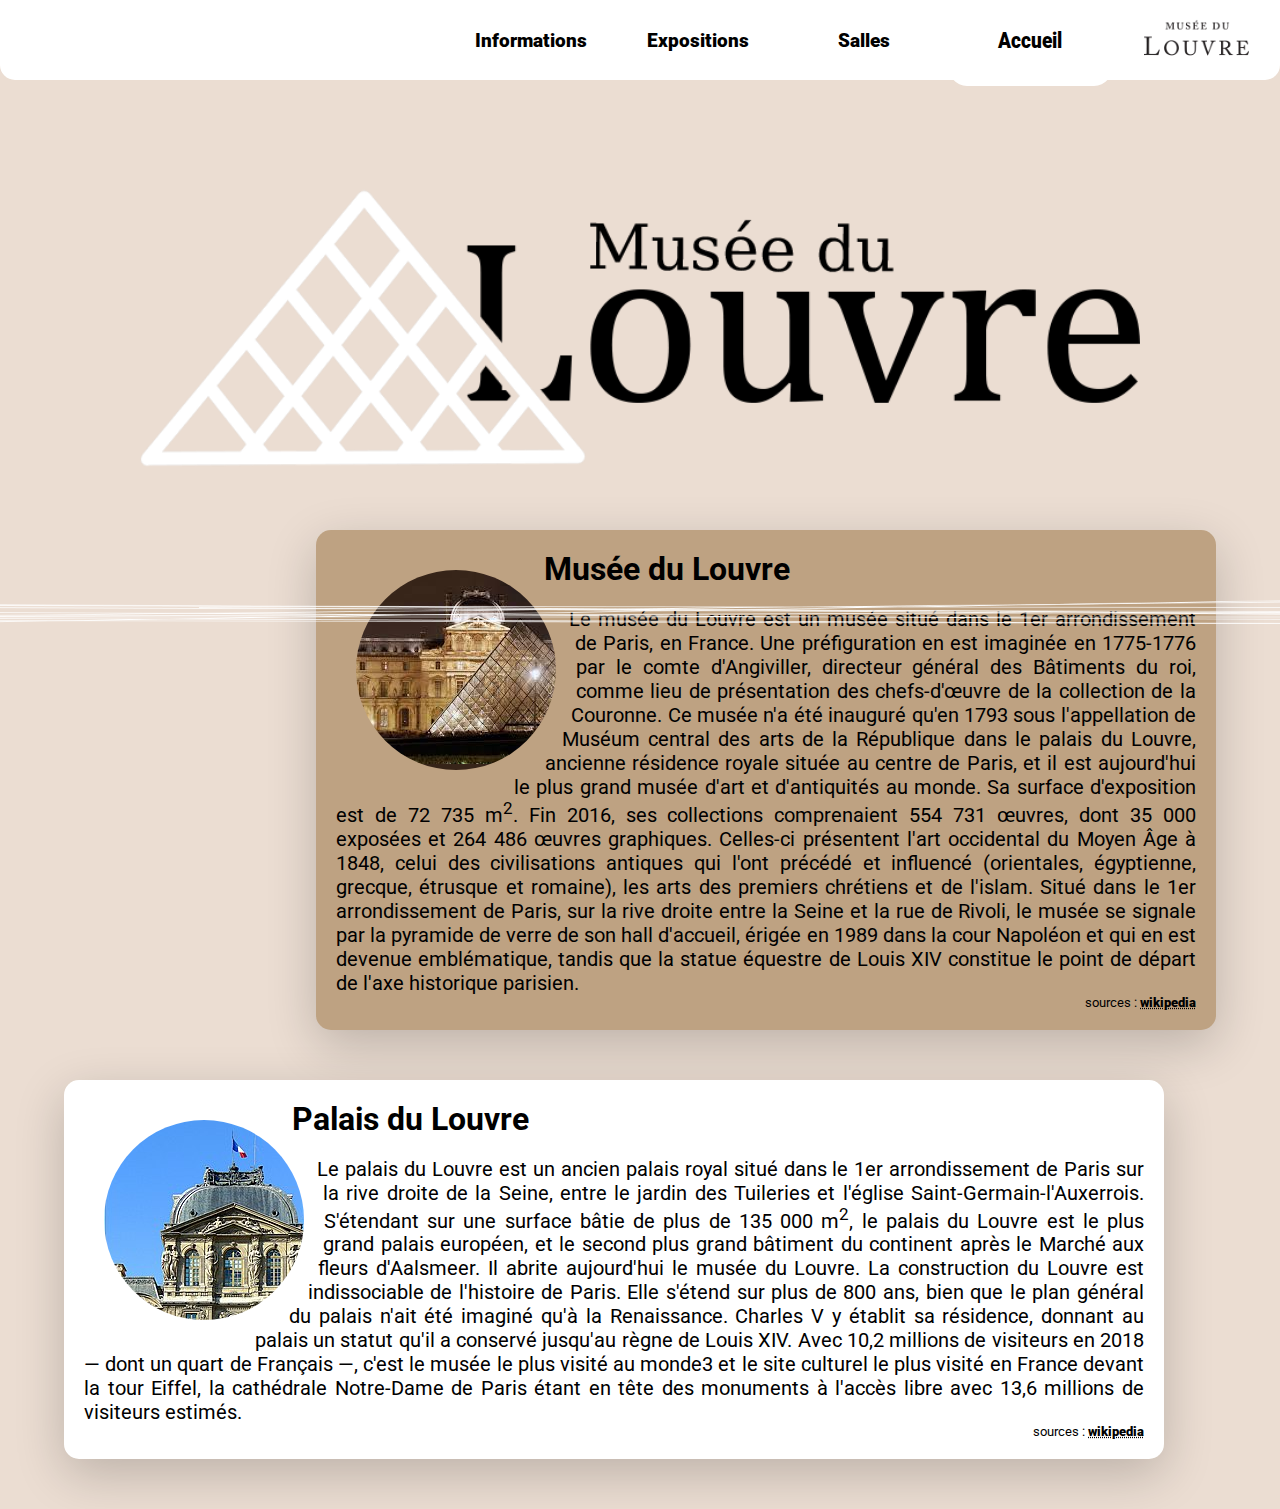
<file: index.html>
<!doctype html>
<html lang="fr">
<head>
	<meta charset="utf-8">
	<title>Le Louvre - Accueil</title>
	<link rel="preconnect" href="https://fonts.gstatic.com">
	<!-- importation de la police google -->
	<link href="https://fonts.googleapis.com/css2?family=Newsreader&display=swap" rel="stylesheet">
	<link href="https://fonts.googleapis.com/css2?family=Benne&display=swap" rel="stylesheet">
	<link href="https://fonts.googleapis.com/css2?family=Roboto:wght@300&display=swap" rel="stylesheet">
	<link rel="icon" type="image/png" href="images/icone.png"/>
	<link rel="stylesheet" href="style.css" media="screen">
</head>
<body>
	<!-- création du menu en haut de page -->
	<div id="menu" >
		<a href="https://www.louvre.fr/" class="titremenu" id="logo" target="_blank"> <img src="images/logolouvre.png" alt="logo Louvre" height="70px"> </a>
		<a href="index.html" class="titremenu" id="accueil" >
			<div>
				Accueil
			</div>
		</a>
		<a href="salles.html" class="titremenu" id="salle" >
			<div>
				<p>Salles</p>
			</div>
		</a>
		<a href="expo.html" class="titremenu" id="expo" >
			<div>
				<p>Expositions</p>
			</div>
		</a>
		<a href="info.html" class="titremenu" id="info" >
			<div>
				<p>Informations</p>
			</div>
		</a>
	</div>

	<!-------------------------------------------------------------------------->

	<!-- image d'acceuil du site -->
	<div>
		<img id="pyramide" src="images/pyramide.png" alt="image pyramide" >
	</div>
	<!-- séparation entre l'image d'acceuil et le reste de la page -->
	<img id= "séparation" src="images/séparation.png" alt="image séparation">
	




	<!-- création du premier rectangle de texte -->
	<div id="main" >
		<div class="right" >
			<div id="brun" class="brun" >
				<div class="image" id="image1" > <div><p class="titreimage" >Pyramide du Louvre</p></div> </div>
				<h1>Musée du Louvre </h1>
				<br>
				<p>
					Le musée du Louvre est un musée situé dans le 1er arrondissement de Paris, en France.
					Une préfiguration en est imaginée en 1775-1776 par le comte d'Angiviller, directeur général des Bâtiments du roi, comme lieu de présentation des chefs-d'œuvre de la collection de la Couronne. Ce musée n'a été inauguré qu'en 1793 sous l'appellation de Muséum central des arts de la République dans le palais du Louvre, ancienne résidence royale située au centre de Paris, et il est aujourd'hui le plus grand musée d'art et d'antiquités au monde. Sa surface d'exposition est de 72 735 m<sup>2</sup>.
					Fin 2016, ses collections comprenaient 554 731 œuvres, dont 35 000 exposées et 264 486 œuvres graphiques. Celles-ci présentent l'art occidental du Moyen Âge à 1848, celui des civilisations antiques qui l'ont précédé et influencé (orientales, égyptienne, grecque, étrusque et romaine), les arts des premiers chrétiens et de l'islam.
					Situé dans le 1er arrondissement de Paris, sur la rive droite entre la Seine et la rue de Rivoli, le musée se signale par la pyramide de verre de son hall d'accueil, érigée en 1989 dans la cour Napoléon et qui en est devenue emblématique, tandis que la statue équestre de Louis XIV constitue le point de départ de l'axe historique parisien.
				</p>
				<p class="sources" > sources : <a class="sources" href="https://fr.wikipedia.org/wiki/Mus%C3%A9e_du_Louvre" target="_blank"> <abbr title="clique pour y accéder"> wikipedia </abbr></a></p>
			</div>
		</div>
		<div>
			<div id="blanc" class="blanc" >
				<div class="image" id="image2" > <div><p class="titreimage" >Palais du Louvre</p> </div></div>
				<h1>Palais du Louvre </h1> 
				<br>
				<p>
					Le palais du Louvre est un ancien palais royal situé dans le 1er arrondissement de Paris sur la rive droite de la Seine, entre le jardin des Tuileries et l'église Saint-Germain-l'Auxerrois. S'étendant sur une surface bâtie de plus de 135 000 m<sup>2</sup>, le palais du Louvre est le plus grand palais européen, et le second plus grand bâtiment du continent après le Marché aux fleurs d'Aalsmeer. Il abrite aujourd'hui le musée du Louvre.
					La construction du Louvre est indissociable de l'histoire de Paris. Elle s'étend sur plus de 800 ans, bien que le plan général du palais n'ait été imaginé qu'à la Renaissance. Charles V y établit sa résidence, donnant au palais un statut qu'il a conservé jusqu'au règne de Louis XIV.
					Avec 10,2 millions de visiteurs en 2018 — dont un quart de Français —, c'est le musée le plus visité au monde3 et le site culturel le plus visité en France devant la tour Eiffel, la cathédrale Notre-Dame de Paris étant en tête des monuments à l'accès libre avec 13,6 millions de visiteurs estimés.
				</p>
				<p class="sources" > sources : <a class="sources" href="https://fr.wikipedia.org/wiki/Palais_du_Louvre" target="_blank"> <abbr title="clique pour y accéder"> wikipedia </abbr></a></p>
			</div>
		</div>
	</div>
<br>
<br>
	<script src="index.js" ></script>
</body>
</html>
</file>
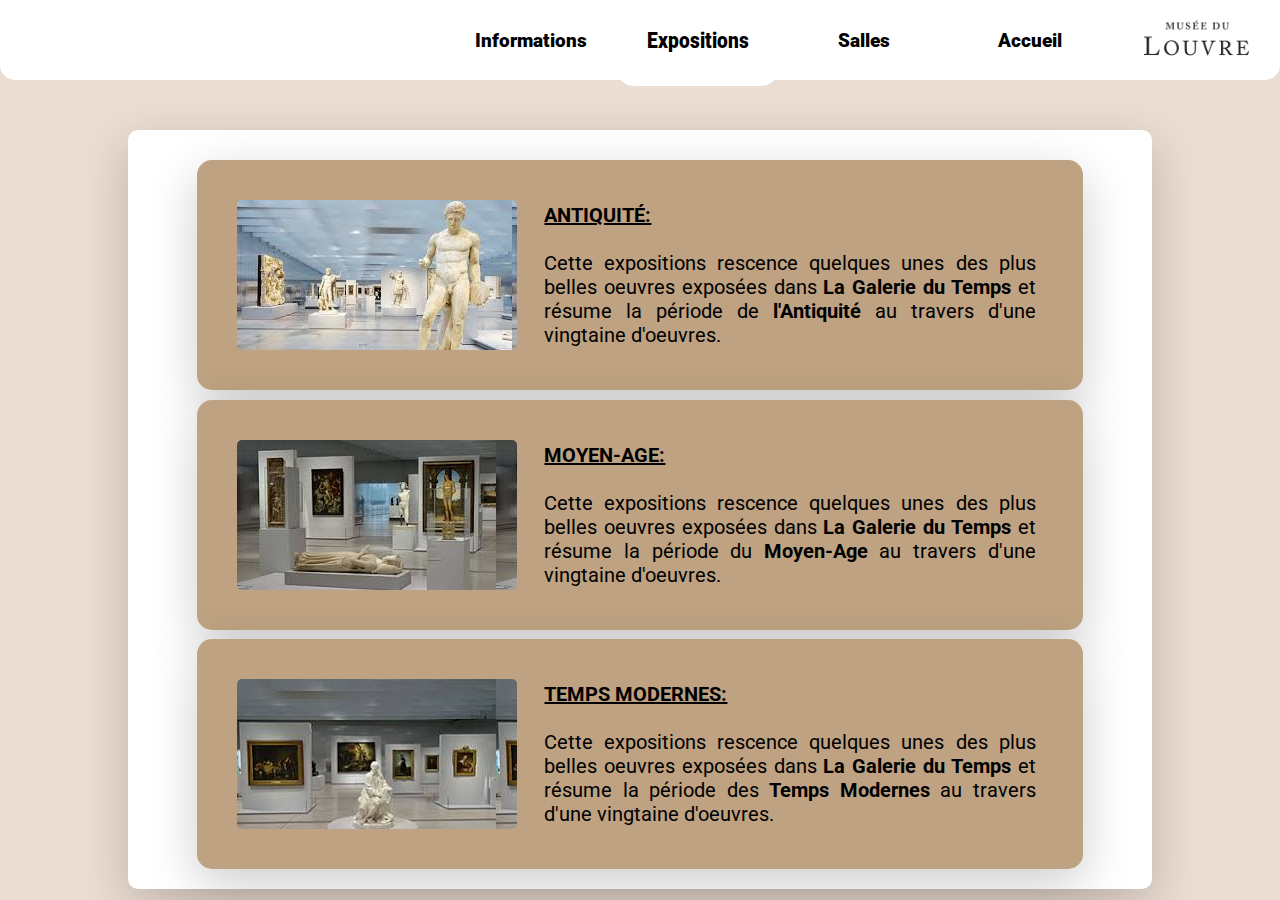
<file: expo.html>
<html lang="fr">
<head>
    <meta charset="UTF-8">
    <link rel="icon" type="image/png" href="images/icone.png"/>
    <link href="https://fonts.googleapis.com/css2?family=Roboto:wght@300&display=swap" rel="stylesheet">
    <link rel="stylesheet" href="expo.css" media="screen">
    <title>Le Louvre - Expositions </title>
</head>
<body>
    <div id="menu" >
		<a href="https://www.louvre.fr/" class="titremenu" id="logo" target="_blank"> <img src="images/logolouvre.png" alt="logo Louvre" height="70px"> </a>
		<a href="index.html" class="titremenu" id="accueil" >
			<div>
				Accueil
			</div>
		</a>
		<a href="salles.html" class="titremenu" id="salle" >
			<div>
				<p>Salles</p>
			</div>
		</a>
		<a href="expo.html" class="titremenu" id="expo" >
			<div>
				<p>Expositions</p>
			</div>
		</a>
		<a href="info.html" class="titremenu" id="info" >
			<div>
				<p>Informations</p>
			</div>
		</a>
	</div>                
    <div id="main" >
        <div class="expos" >
            <a href="expo2.html">
                <div class="image" id="image1" > <div><p class="titreimage" >Galerie du Temps</p> </div></div>
            </a>
            <div class="texteexpo" >
                <p class="infoexpo" >
                    <b class="t1" >Antiquité:</b> <br>
                    <br>
                    Cette expositions rescence quelques unes des plus belles oeuvres exposées dans <b>La Galerie du Temps</b> et résume la période de <b>l'Antiquité</b> au travers d'une vingtaine d'oeuvres.
                </p>
            </div>
        </div>
    
        <div class="expos" >
            <a href="expo3.html">
                <div class="image" id="image2" > <div><p class="titreimage" >Galerie du Temps</p> </div></div>
            </a>
            <div class="texteexpo">
                <p class="infoexpo">
                    <b class="t1" >Moyen-Age:</b> <br>
                    <br>
                    Cette expositions rescence quelques unes des plus belles oeuvres exposées dans <b>La Galerie du Temps</b> et résume la période du <b>Moyen-Age</b> au travers d'une vingtaine d'oeuvres.
                </p>
            </div>
        </div>

        <div class="expos" >
            <a href="expo1.html">
                <div class="image" id="image3" > <div><p class="titreimage" >Galerie du Temps</p> </div></div>
            </a>
            <div class="texteexpo">
                <p class="infoexpo">
                    <b class="t1" >Temps Modernes:</b> <br>
                    <br>
                    Cette expositions rescence quelques unes des plus belles oeuvres exposées dans <b>La Galerie du Temps</b> et résume la période des <b>Temps Modernes</b> au travers d'une vingtaine d'oeuvres.
                </p>
            </div>
        </div>
    </div>




</body>
</html>
</file>
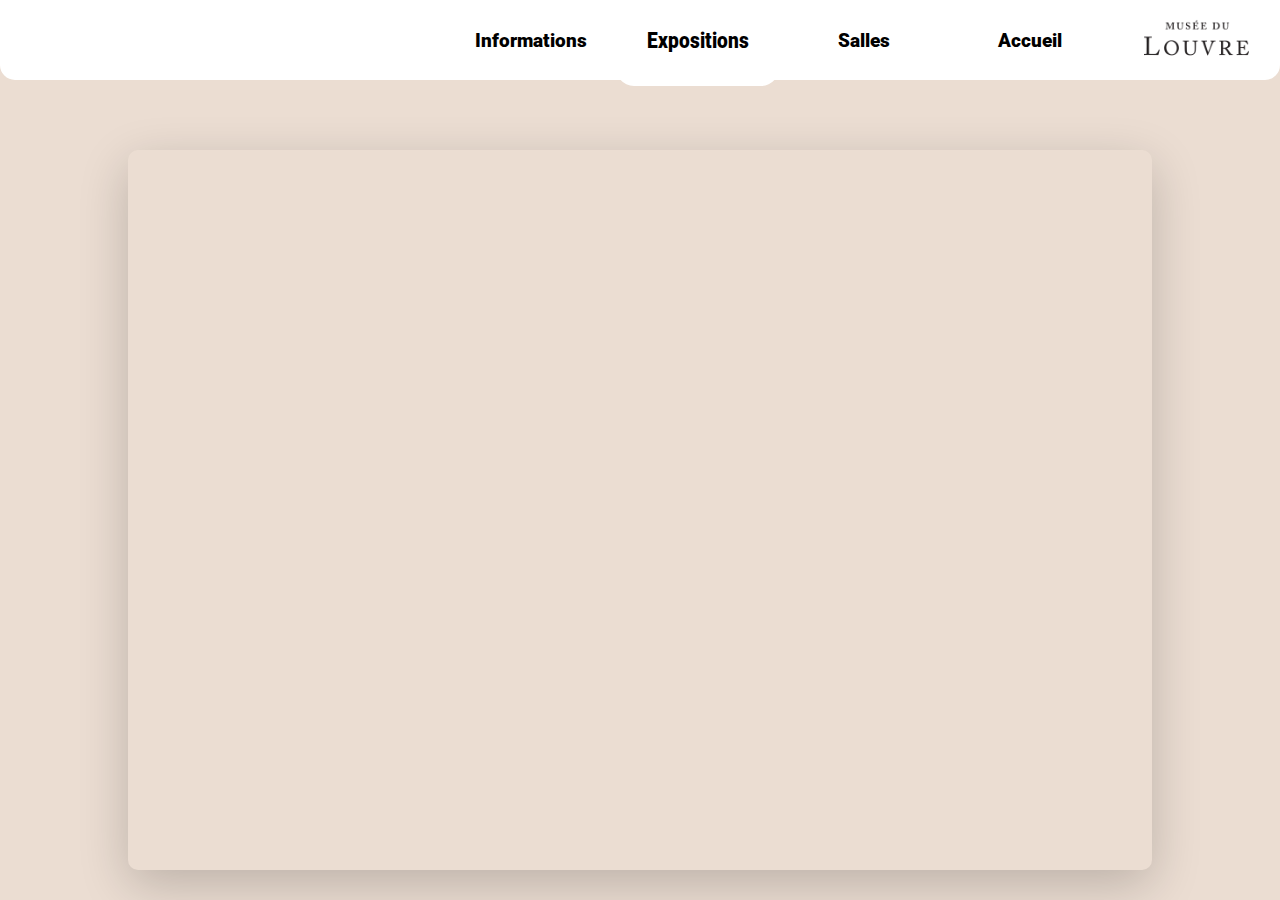
<file: expo1.html>
<html lang="fr">
<head>
    <meta charset="UTF-8">
    <link rel="icon" type="image/png" href="images/icone.png"/>
    <link href="https://fonts.googleapis.com/css2?family=Roboto:wght@300&display=swap" rel="stylesheet">
    <link rel="stylesheet" href="expo1.css" media="screen">
    <title>Le Louvre - Expositions </title>
</head>
<body>
    <div id="menu" >
		<a href="https://www.louvre.fr/" class="titremenu" id="logo" target="_blank"> <img src="images/logolouvre.png" alt="logo Louvre" height="70px"> </a>
		<a href="index.html" class="titremenu" id="accueil" >
			<div>
				Accueil
			</div>
		</a>
		<a href="salles.html" class="titremenu" id="salle" >
			<div>
				<p>Salles</p>
			</div>
		</a>
		<a href="expo.html" class="titremenu" id="expo" >
			<div>
				<p>Expositions</p>
			</div>
		</a>
		<a href="info.html" class="titremenu" id="info" >
			<div>
				<p>Informations</p>
			</div>
		</a>
	</div>

    <div id="main" >
        <iframe id="timeline" src='https://cdn.knightlab.com/libs/timeline3/latest/embed/index.html?source=1N0CYqGhK0ZwqOVyQReJhy-P1cA2aSA4OM2Sdg2e1ZPg&font=Default&lang=fr&initial_zoom=2' width='100%' height="100%" webkitallowfullscreen mozallowfullscreen allowfullscreen frameborder='0'></iframe>
    </div>                    

</body>
</html>
</file>
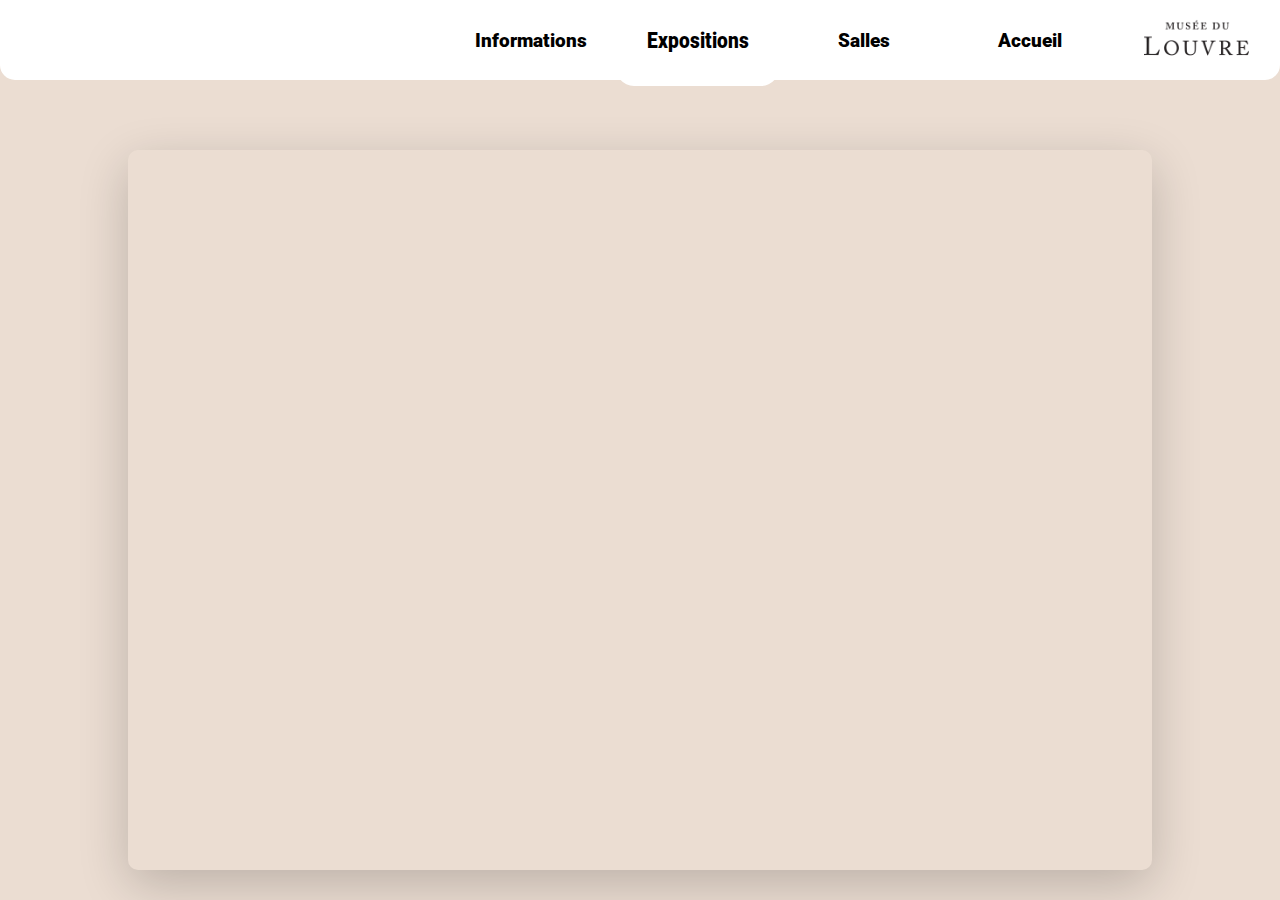
<file: expo2.html>
<html lang="fr">
<head>
    <meta charset="UTF-8">
    <link rel="icon" type="image/png" href="images/icone.png"/>
    <link href="https://fonts.googleapis.com/css2?family=Roboto:wght@300&display=swap" rel="stylesheet">
    <link rel="stylesheet" href="expo1.css" media="screen">
    <title>Le Louvre - Expositions </title>
</head>
<body>
    <div id="menu" >
		<a href="https://www.louvre.fr/" class="titremenu" id="logo" target="_blank"> <img src="images/logolouvre.png" alt="logo Louvre" height="70px"> </a>
		<a href="index.html" class="titremenu" id="accueil" >
			<div>
				Accueil
			</div>
		</a>
		<a href="salles.html" class="titremenu" id="salle" >
			<div>
				<p>Salles</p>
			</div>
		</a>
		<a href="expo.html" class="titremenu" id="expo" >
			<div>
				<p>Expositions</p>
			</div>
		</a>
		<a href="info.html" class="titremenu" id="info" >
			<div>
				<p>Informations</p>
			</div>
		</a>
	</div>

    <div id="main" >
        <iframe id="timeline" src='https://cdn.knightlab.com/libs/timeline3/latest/embed/index.html?source=1EiTwRnx6HZhb-PbE0H3iit83HHeVpN-vdh12JLbp5d0&font=Default&lang=fr&initial_zoom=2' width='100%' height='100%' webkitallowfullscreen mozallowfullscreen allowfullscreen frameborder='0'></iframe>
    </div>                    


</body>
</html>
</file>
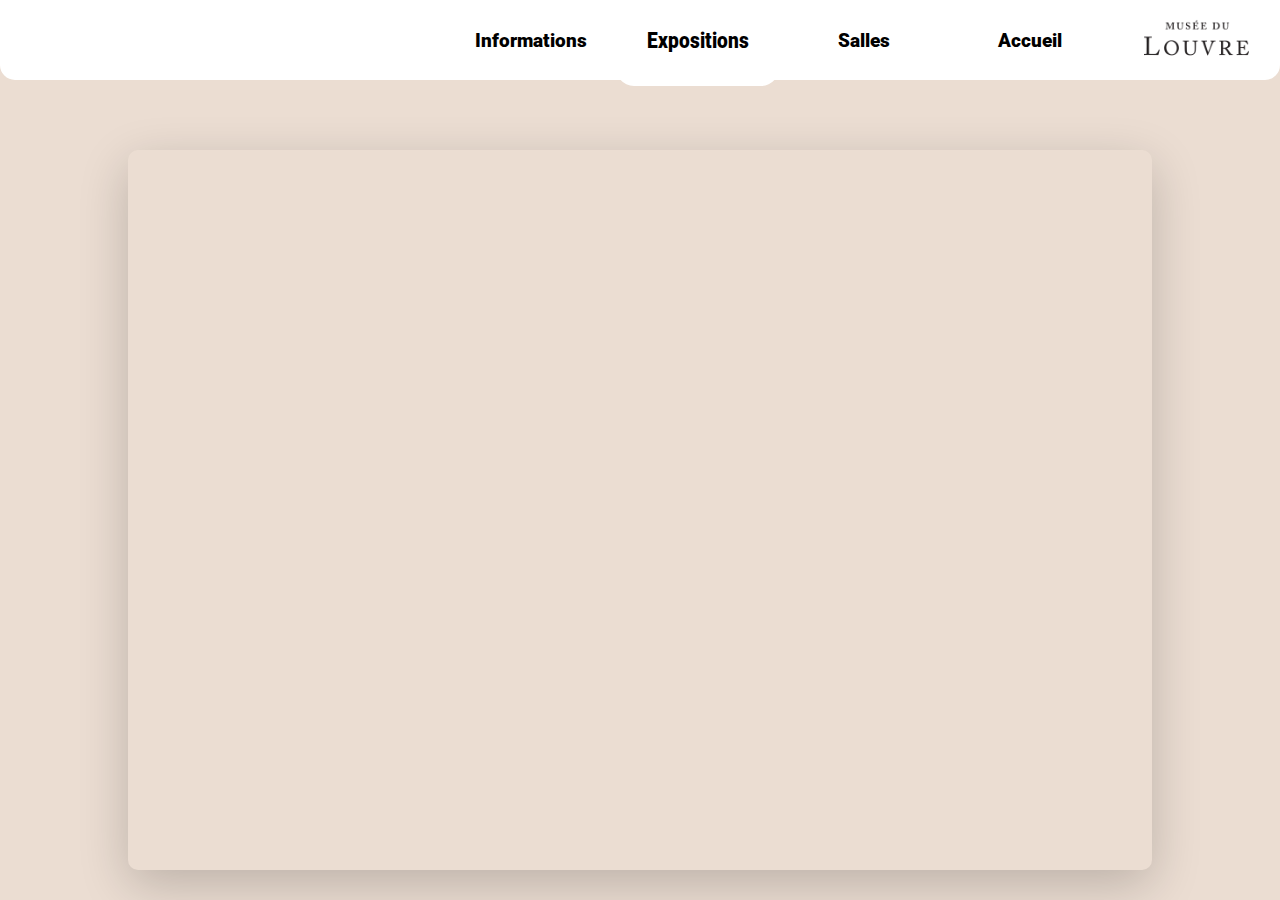
<file: expo3.html>
<html lang="fr">
<head>
    <meta charset="UTF-8">
    <link rel="icon" type="image/png" href="images/icone.png"/>
    <link href="https://fonts.googleapis.com/css2?family=Roboto:wght@300&display=swap" rel="stylesheet">
    <link rel="stylesheet" href="expo1.css" media="screen">
    <title>Le Louvre - Expositions </title>
</head>
<body>
    <div id="menu" >
		<a href="https://www.louvre.fr/" class="titremenu" id="logo" target="_blank"> <img src="images/logolouvre.png" alt="logo Louvre" height="70px"> </a>
		<a href="index.html" class="titremenu" id="accueil" >
			<div>
				Accueil
			</div>
		</a>
		<a href="salles.html" class="titremenu" id="salle" >
			<div>
				<p>Salles</p>
			</div>
		</a>
		<a href="expo.html" class="titremenu" id="expo" >
			<div>
				<p>Expositions</p>
			</div>
		</a>
		<a href="info.html" class="titremenu" id="info" >
			<div>
				<p>Informations</p>
			</div>
		</a>
	</div>

    <div id="main" >
        <iframe id="timeline" src='https://cdn.knightlab.com/libs/timeline3/latest/embed/index.html?source=1xVcQq174RfPJFhDoG9Q-xNdH_G4XanRKovVZL895R_E&font=Default&lang=en&initial_zoom=2' width='100%' height='100%' webkitallowfullscreen mozallowfullscreen allowfullscreen frameborder='0'></iframe>
    </div>                    


</body>
</html>
</file>
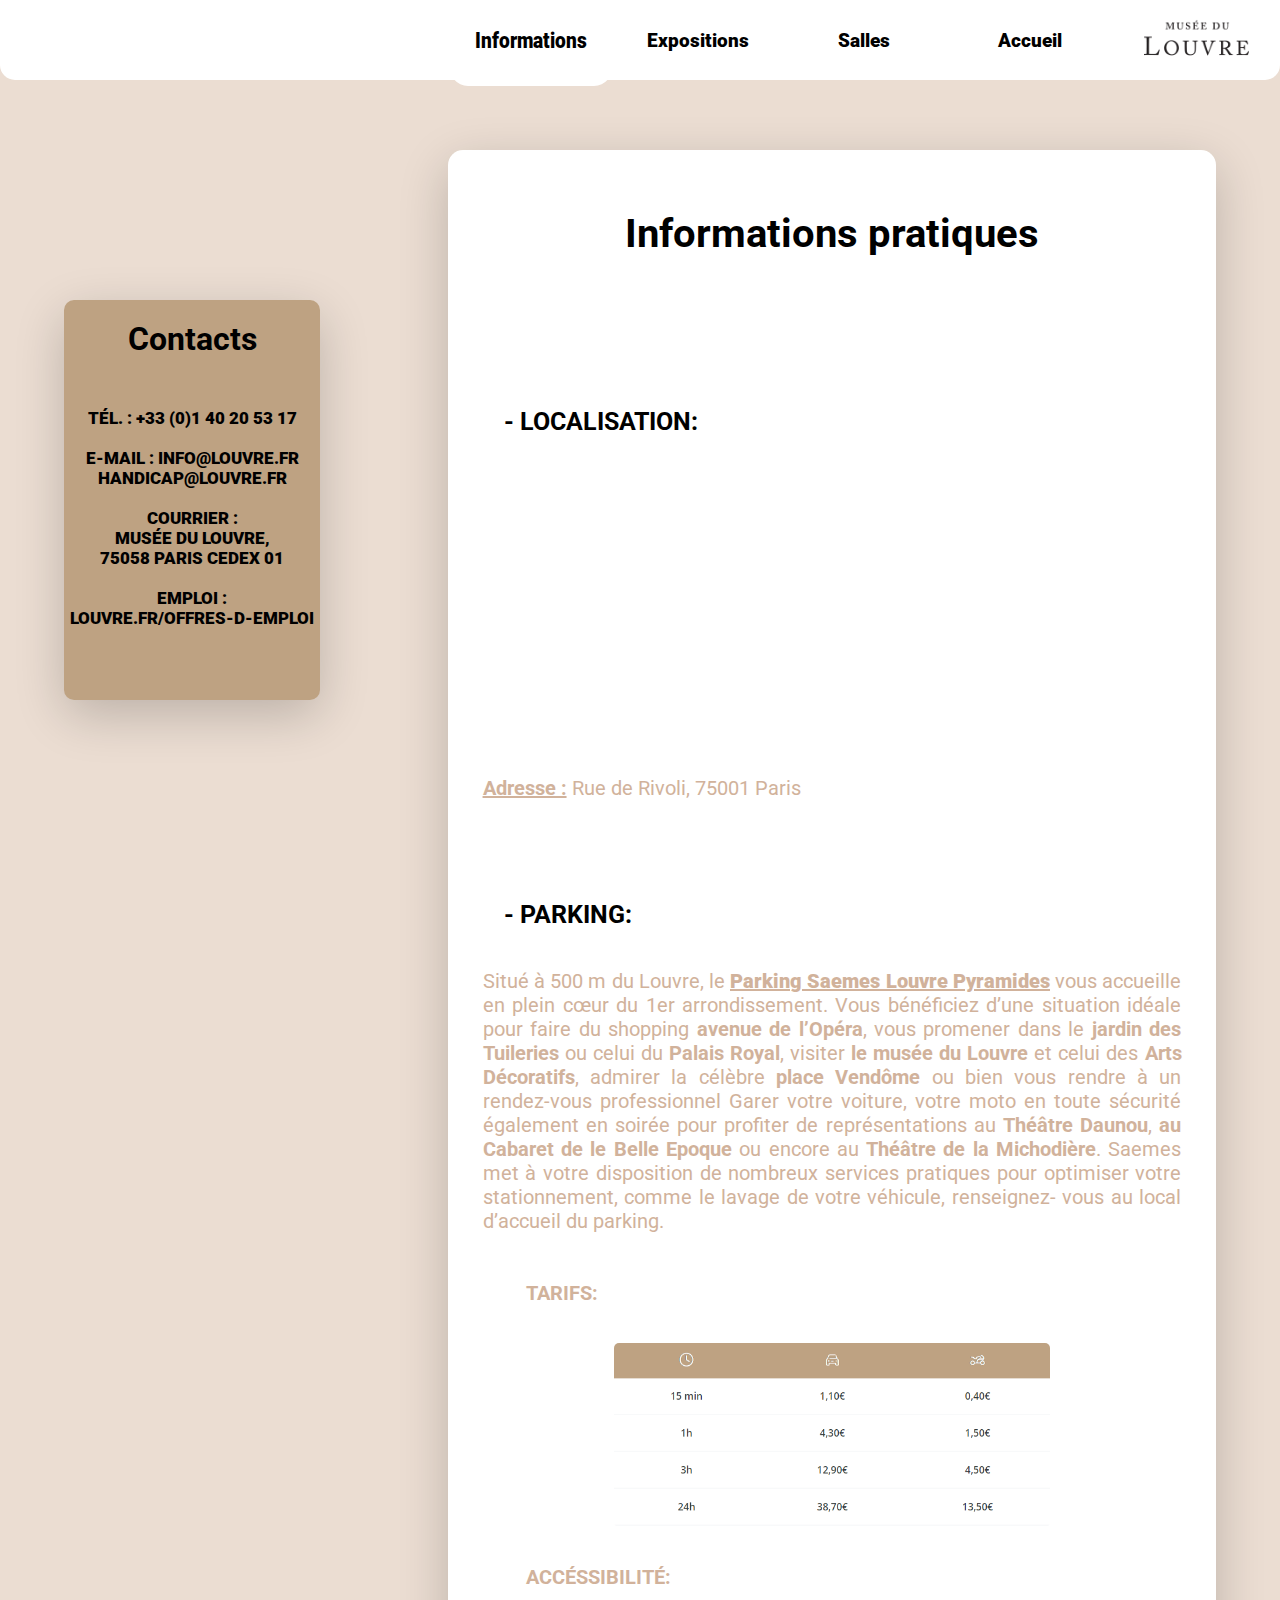
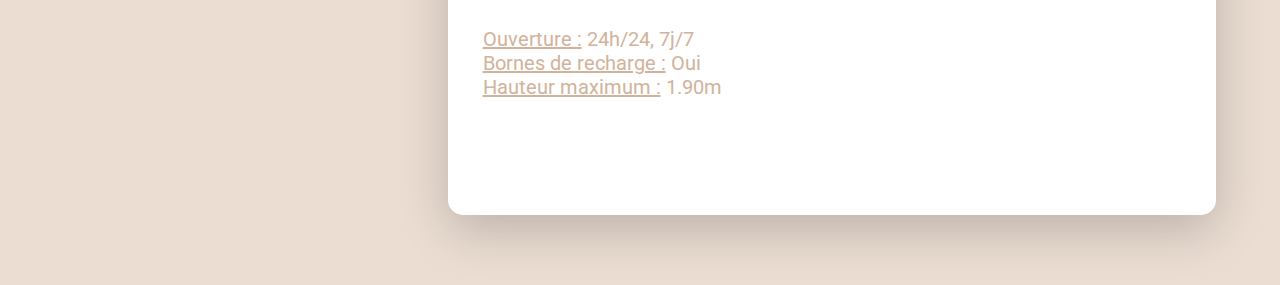
<file: info.html>
<html lang="fr">
<head>
    <meta charset="UTF-8">
    <link rel="icon" type="image/png" href="images/icone.png"/>
    <link href="https://fonts.googleapis.com/css2?family=Roboto:wght@300&display=swap" rel="stylesheet">
    <link rel="stylesheet" href="info.css" media="screen">
    <title>Le Louvre - Informations </title>
</head>
<body>

    <div id="menu" >
		<a href="https://www.louvre.fr/" class="titremenu" id="logo" target="_blank"> <img src="images/logolouvre.png" alt="logo Louvre" height="70px"> </a>
		<a href="index.html" class="titremenu" id="accueil" >
			<div>
				Accueil
			</div>
		</a>
		<a href="salles.html" class="titremenu" id="salle" >
			<div>
				<p>Salles</p>
			</div>
		</a>
		<a href="expo.html" class="titremenu" id="expo" >
			<div>
				<p>Expositions</p>
			</div>
		</a>
		<a href="info.html" class="titremenu" id="info" >
			<div>
				<p>Informations</p>
			</div>
		</a>
	</div>                
    
	<div id="main" >
        <div id="menu2">
            <div id="menu2accueil"  class="menu20">
                <div id="tete" >
                    <h1>Contacts</h1>
                </div>
                <div class="titre" >
                    <h3>Tél. : +33 (0)1 40 20 53 17</h3>
                </div>
                <div class="titre" >
                    <h3>E-mail : <a href="mailto:info@louvre.fr">info@louvre.fr </a><br> <a href="mailto:handicap@louvre.fr">handicap@louvre.fr</a> </h3>
                </div>
                <div class="titre" id="peintures">
                    <h3>Courrier : <br> Musée du Louvre, <br> 75058 PARIS CEDEX 01 </h3>
                </div>
                <div class="titre" id="graphiques">
                    <h3>Emploi : <br> <a href="https://www.louvre.fr/OFFRES-D-EMPLOI" target="_blank" >louvre.fr/offres-d-emploi</a> </h3>
                </div>
            </div>
        </div>
            <div id="texte">
                <h1 id="titreinfo" > Informations pratiques</h1>
                <h1 class="titretexte">Localisation:</h1>
                <div>
                    <div>
                        <iframe id="carte" src="https://www.google.com/maps/embed?pb=!1m18!1m12!1m3!1d2624.8739172815535!2d2.335455315911936!3d48.86061460850377!2m3!1f0!2f0!3f0!3m2!1i1024!2i768!4f13.1!3m3!1m2!1s0x47e671d877937b0f%3A0xb975fcfa192f84d4!2sMus%C3%A9e%20du%20Louvre!5e0!3m2!1sfr!2sfr!4v1615721894750!5m2!1sfr!2sfr" style="border:0;" allowfullscreen="" loading="lazy"></iframe>
                    </div>
                    <div>
                        <p class="texteinfo" >
                            <b><u>Adresse :</u></b> Rue de Rivoli, 75001 Paris
                        </p>
                    </div>
                </div>
                <h1 class="titretexte">Parking:</h1>
                <div>
                    <p class="texteinfo">
                        Situé à 500 m du Louvre, le <a id="parking" href="https://www.saemes.fr/fr/parking/parking-louvre-pyramides?gclid=CjwKCAiAhbeCBhBcEiwAkv2cY9V8QJbe4a3iBAV32pcwLn-rZzYOLPf6nqgLQA4Ndpuqhbwe6ChdKxoC8BwQAvD_BwE" target="_blank" > <abbr title="clique pour plus d'infos"><u><b>Parking Saemes Louvre Pyramides</b></u></abbr></a> vous accueille en plein cœur du 1er arrondissement. Vous bénéficiez d’une situation idéale pour faire du shopping <b>avenue de l’Opéra</b>, vous promener dans le <b>jardin des Tuileries</b> ou celui du <b>Palais Royal</b>, visiter <b>le musée du Louvre</b> et celui des <b>Arts Décoratifs</b>, admirer la célèbre <b>place Vendôme</b> ou bien vous rendre à un rendez-vous professionnel  Garer votre voiture, votre moto en toute sécurité également en soirée pour profiter de représentations au <b>Théâtre Daunou</b>, <b>au Cabaret de le Belle Epoque</b> ou encore au <b>Théâtre de la Michodière</b>. Saemes met à votre disposition de nombreux services pratiques pour optimiser votre stationnement, comme le lavage de votre véhicule, renseignez- vous au local d’accueil du parking. <br>
                        <br>
                        <br>
                    </p>
                        <h1 class="titreinter">Tarifs:</h1>
                        <br>
                        <br>
                </div>
                <div id="tarif" >
                    <img src="images/tarifs.png" alt="grille de tarifs">
                </div>
                <div>
                    <br>
                    <br>
                    <h1 class="titreinter">Accéssibilité:</h1>
                    <br>
                    <br>
                    <p class="texteinfo" >
                        <u>Ouverture :</u> 24h/24, 7j/7 <br>
                        <u>Bornes de recharge :</u> Oui <br>
                        <u>Hauteur maximum :</u> 1.90m <br>
                        <br>
                        <br>
                        <br>
                        <br>
                    </p>
                </div>
            </div>
    </div>


</body>
</html>
</file>
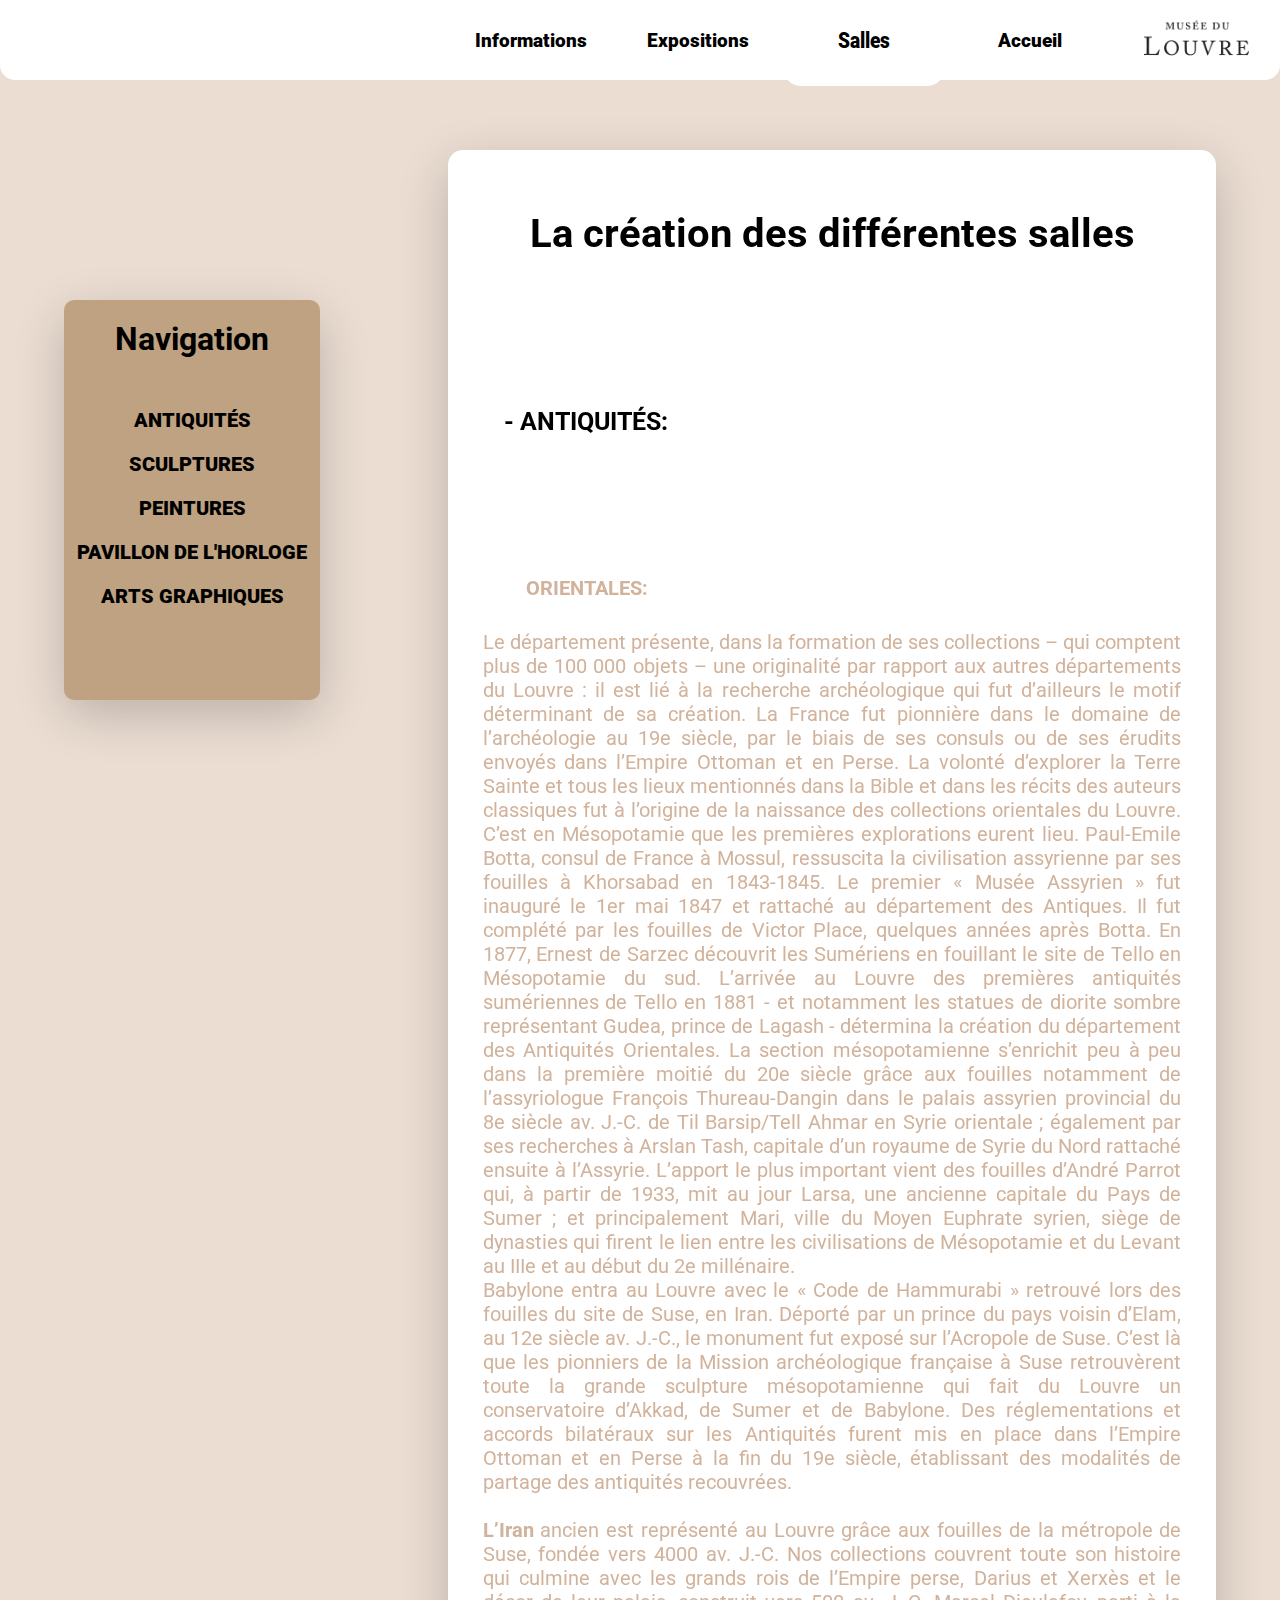
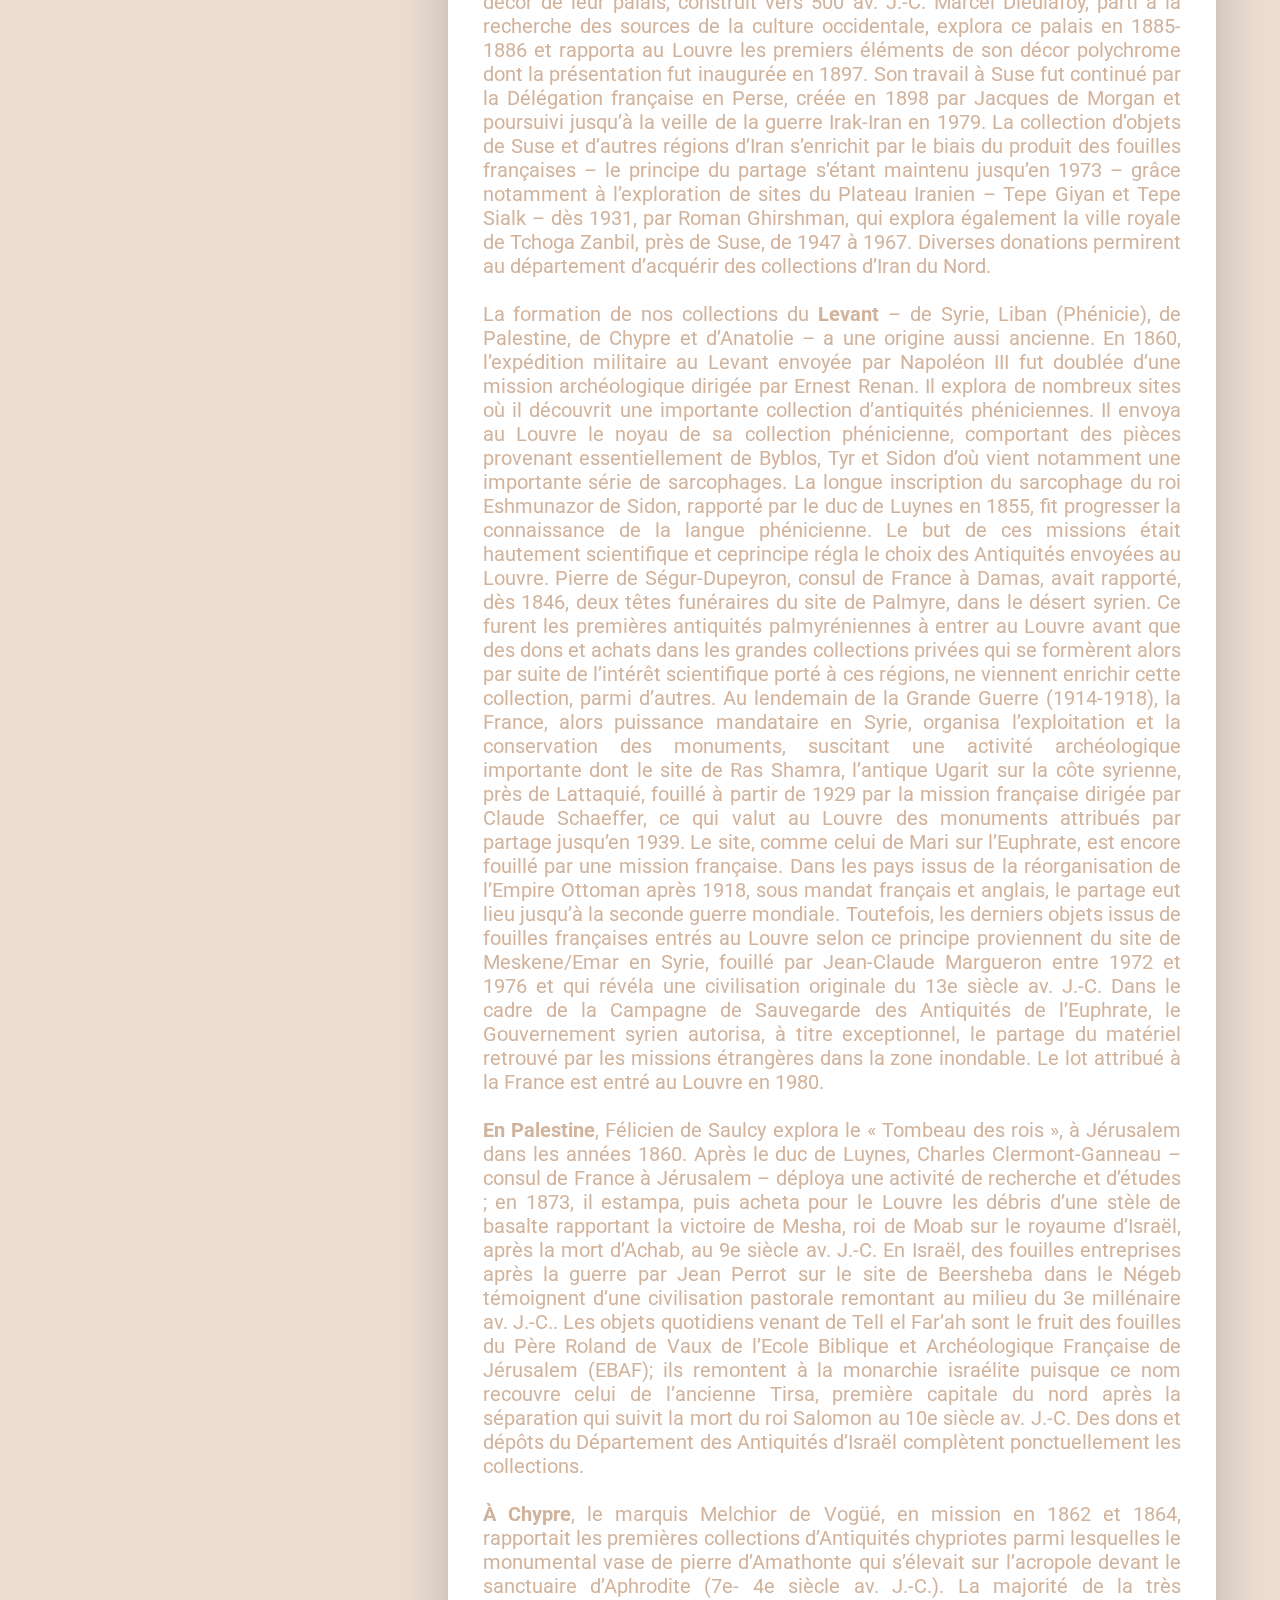
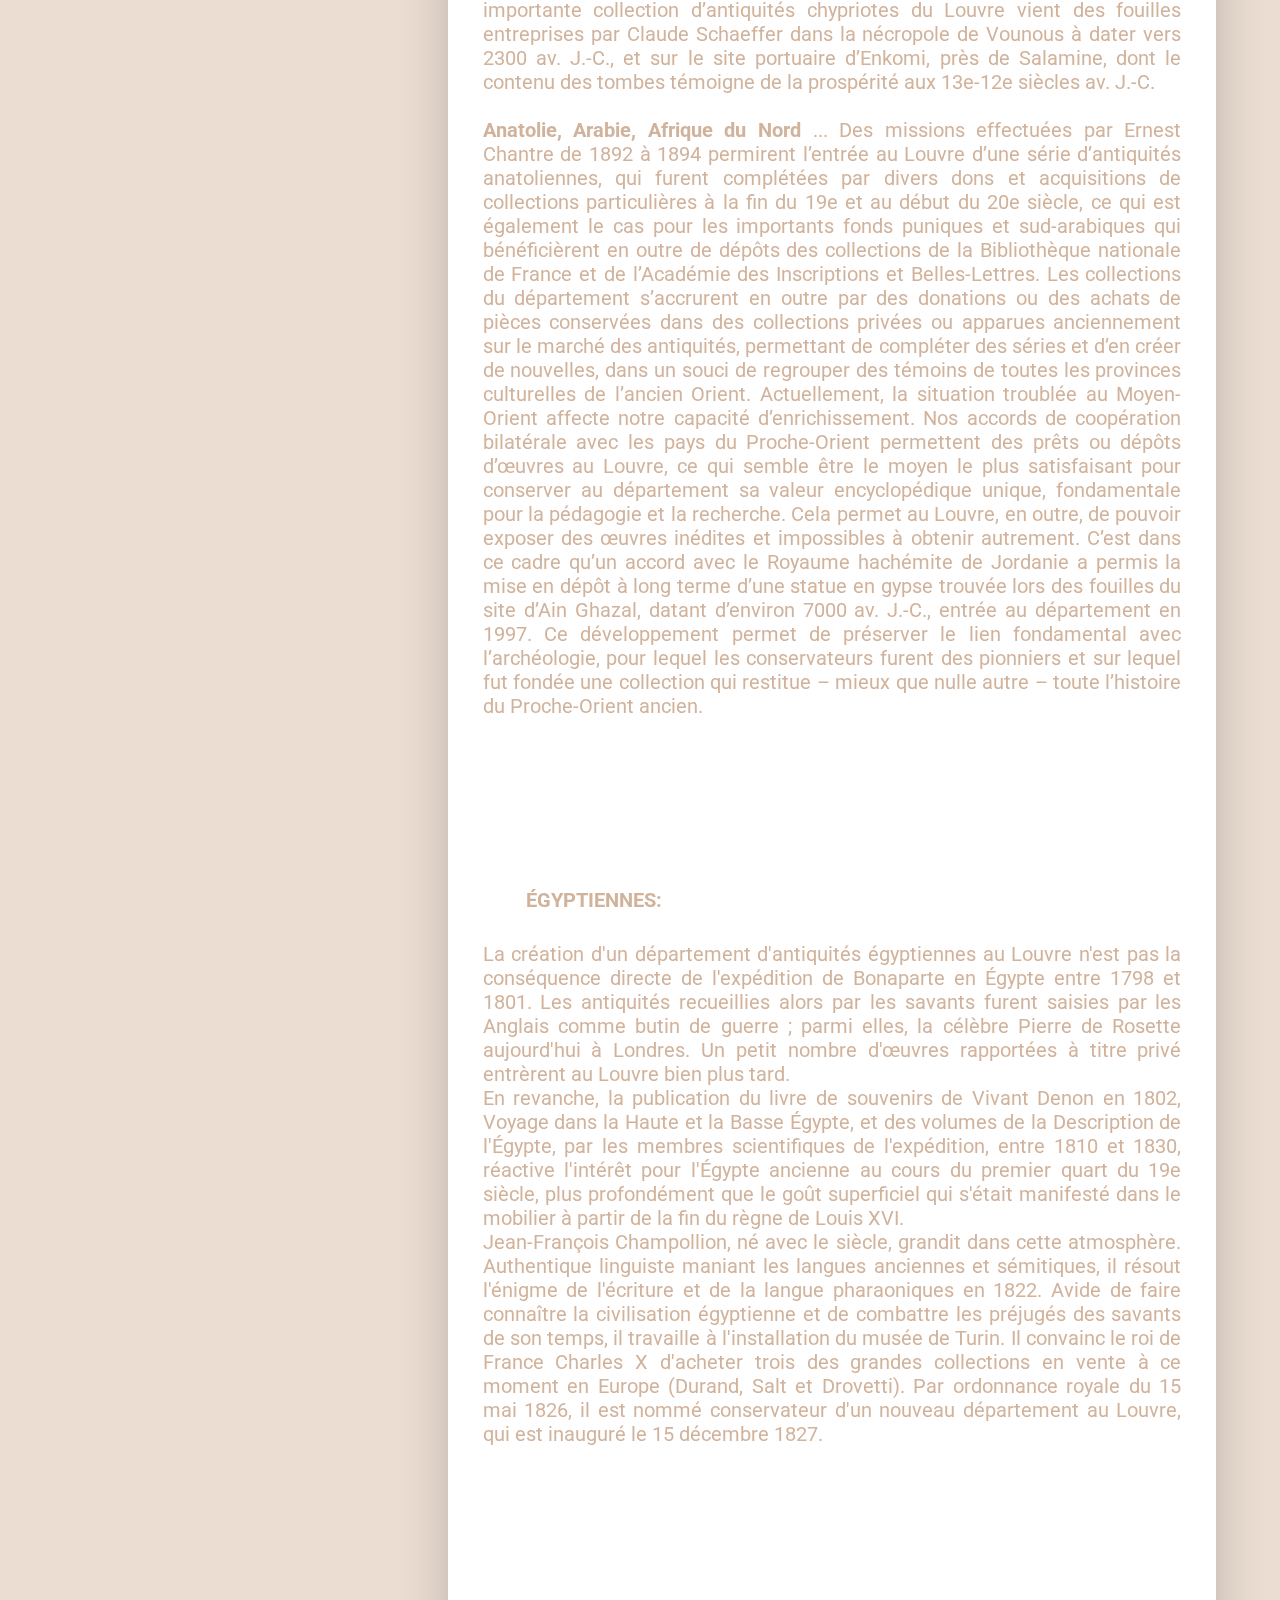
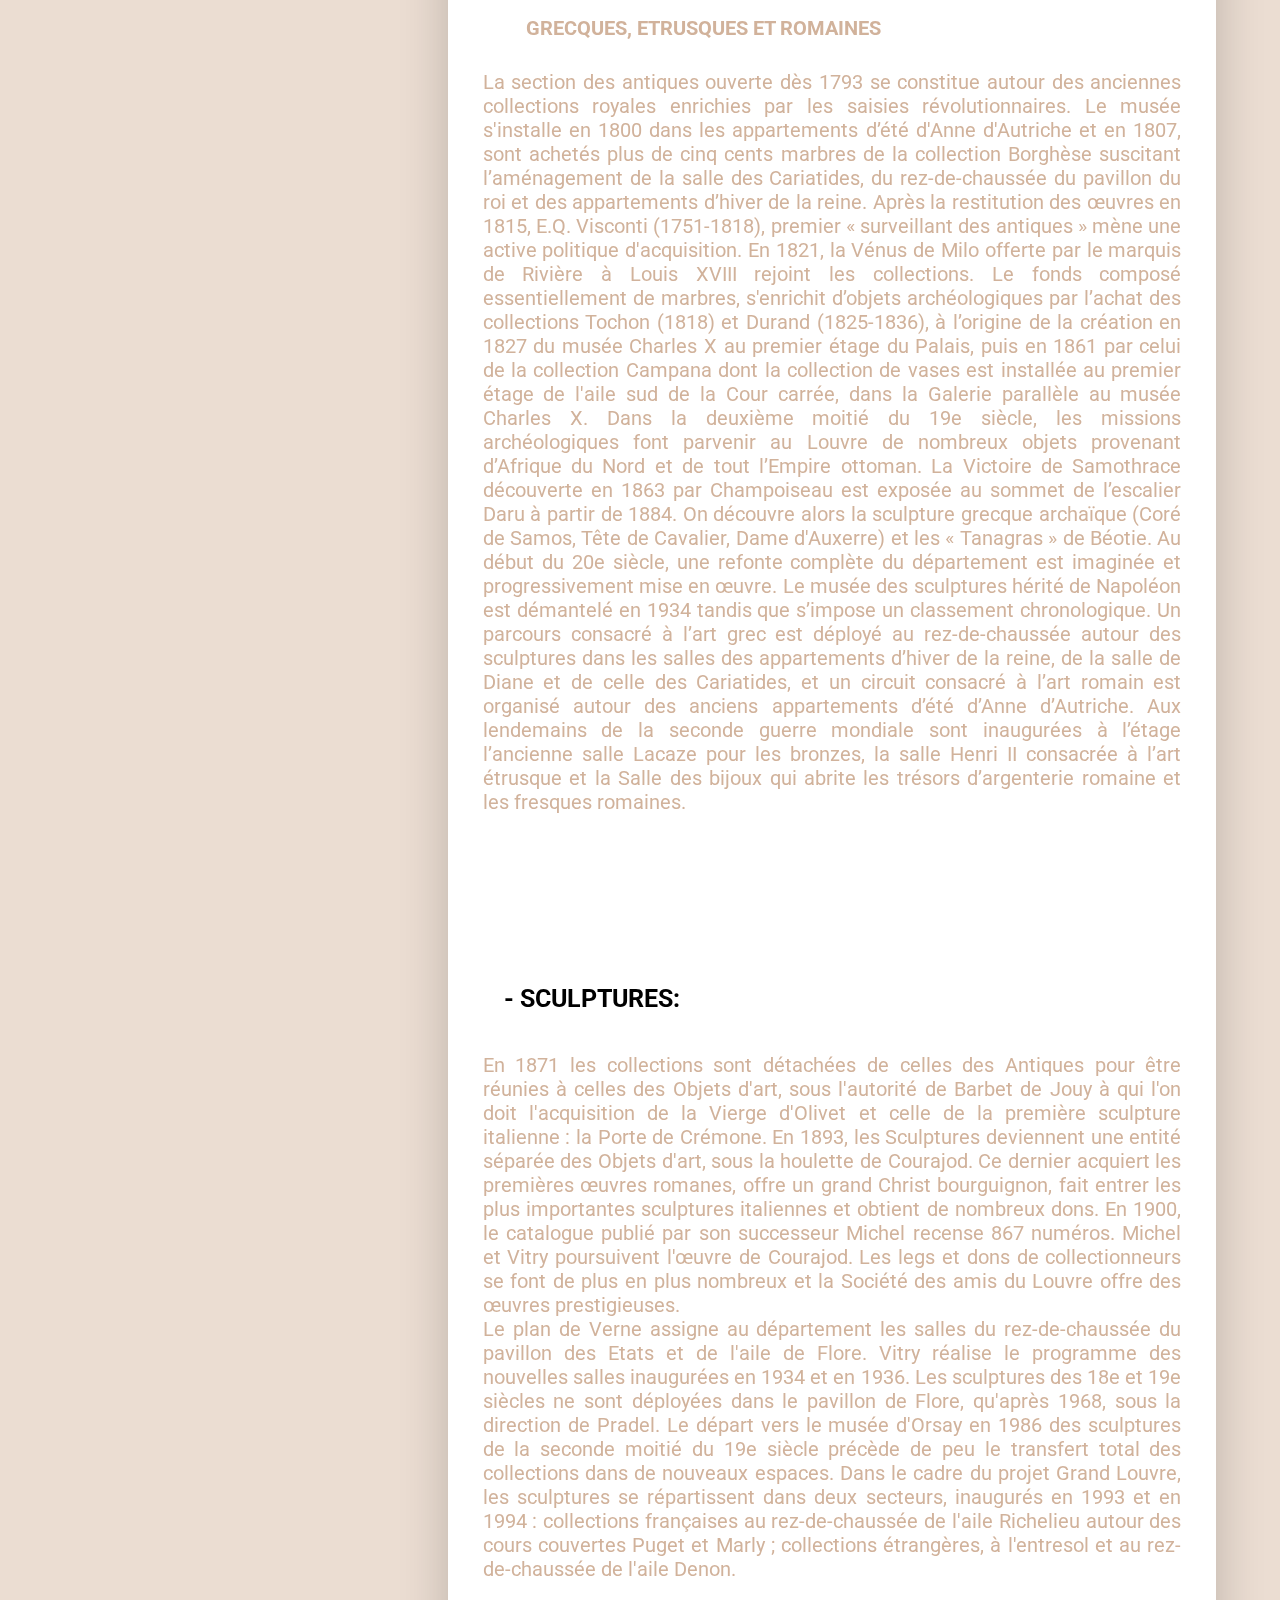
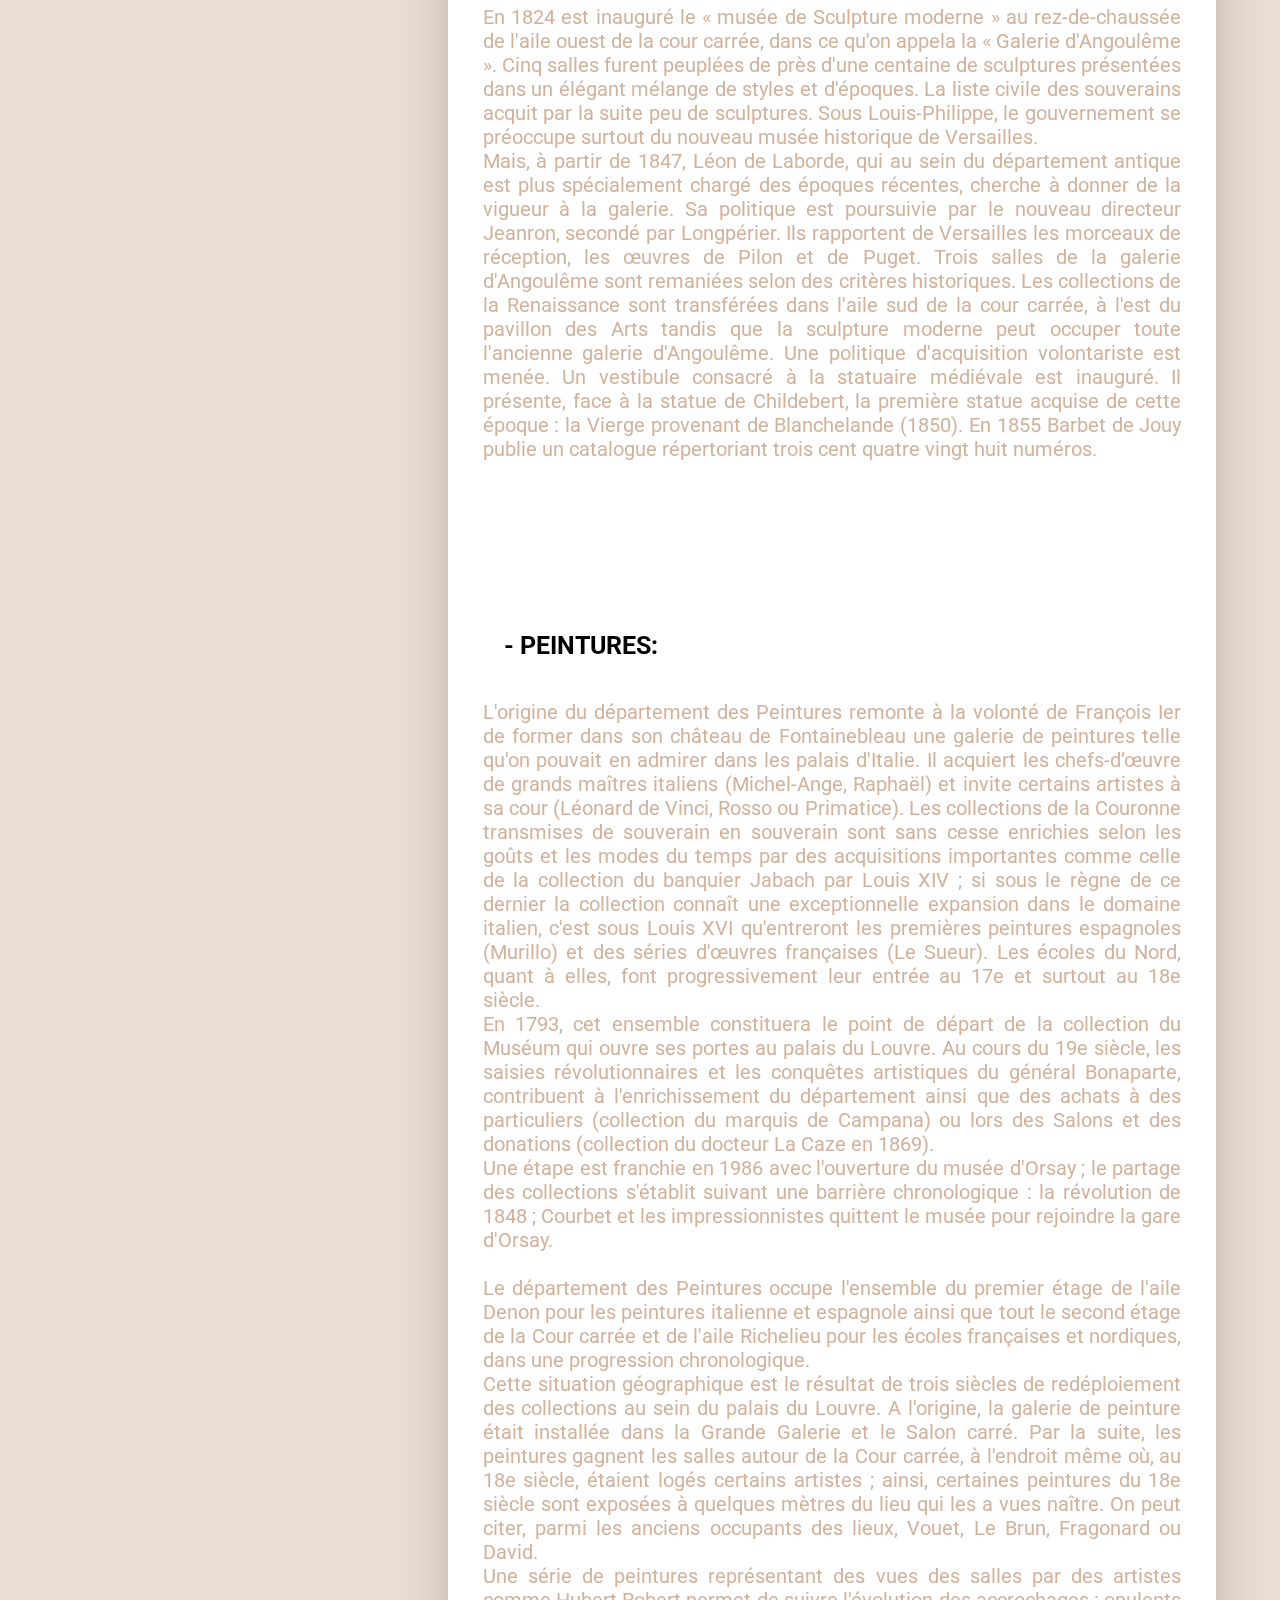
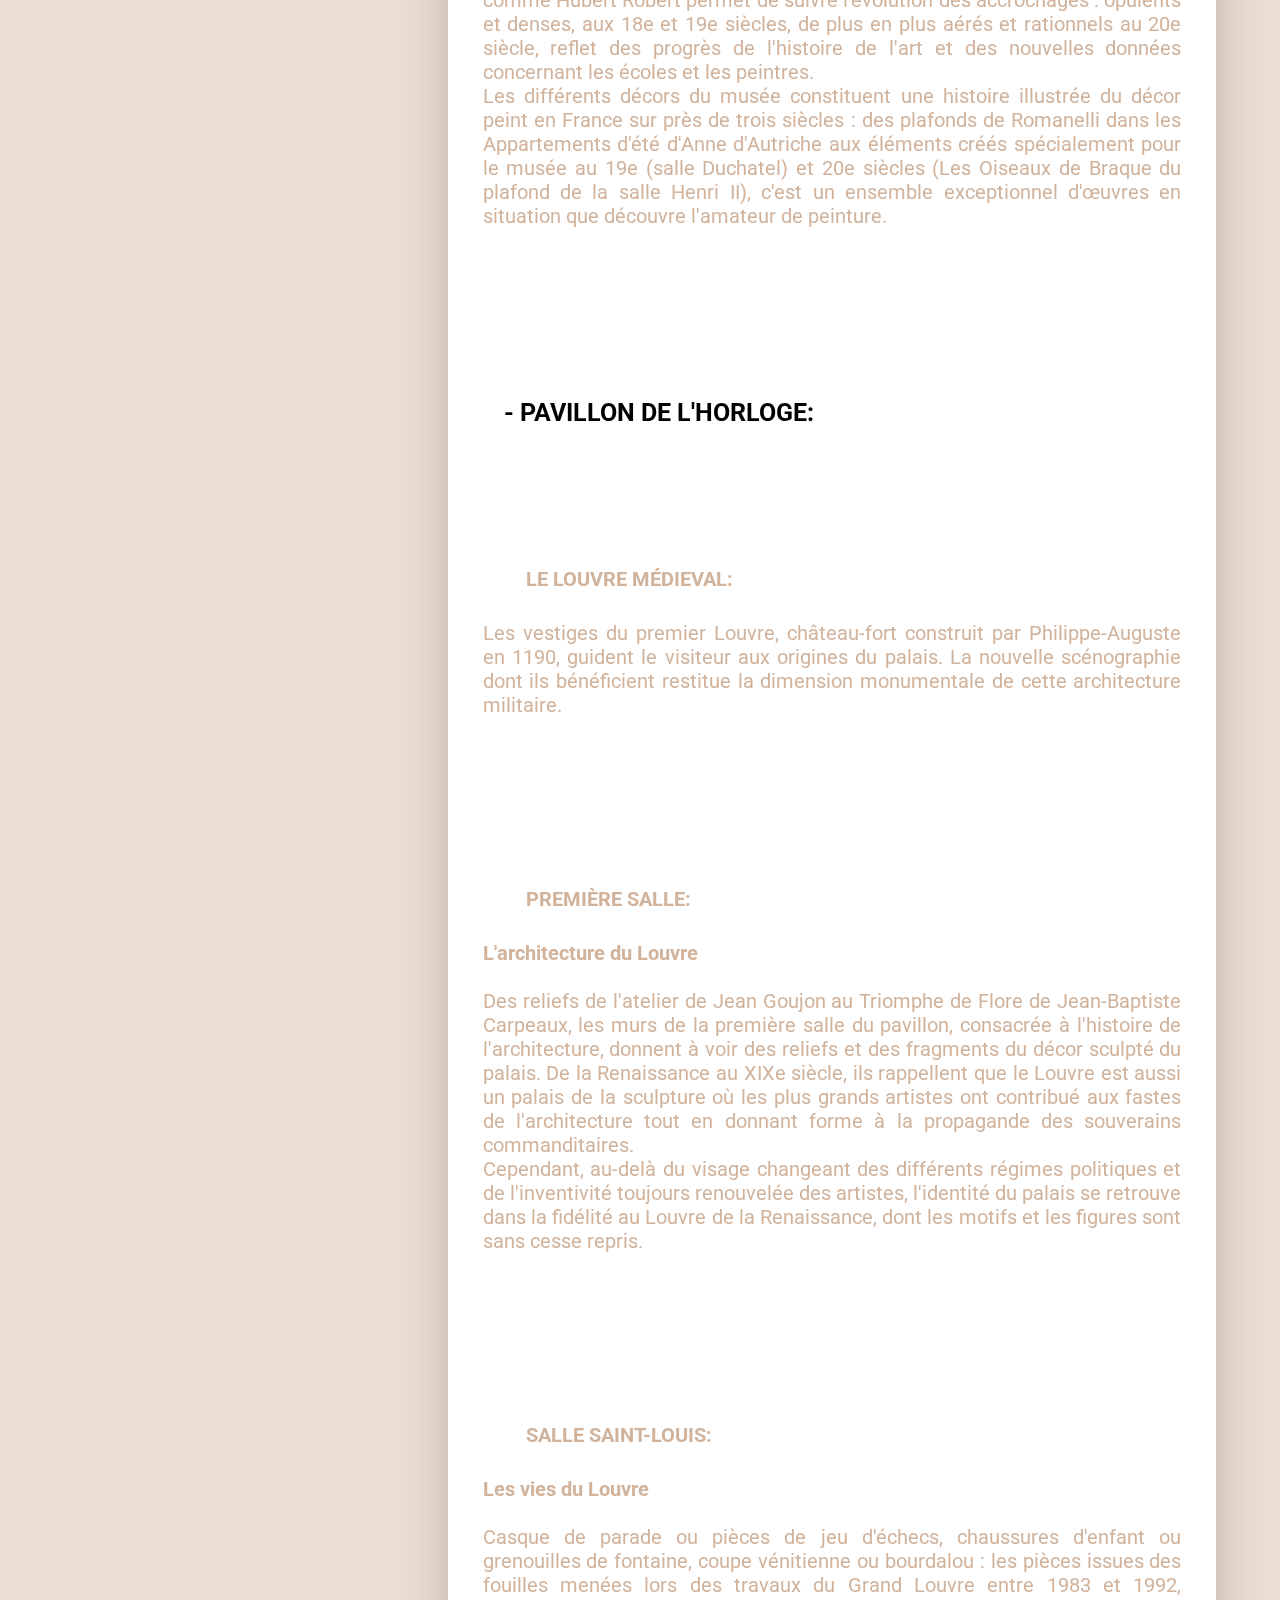
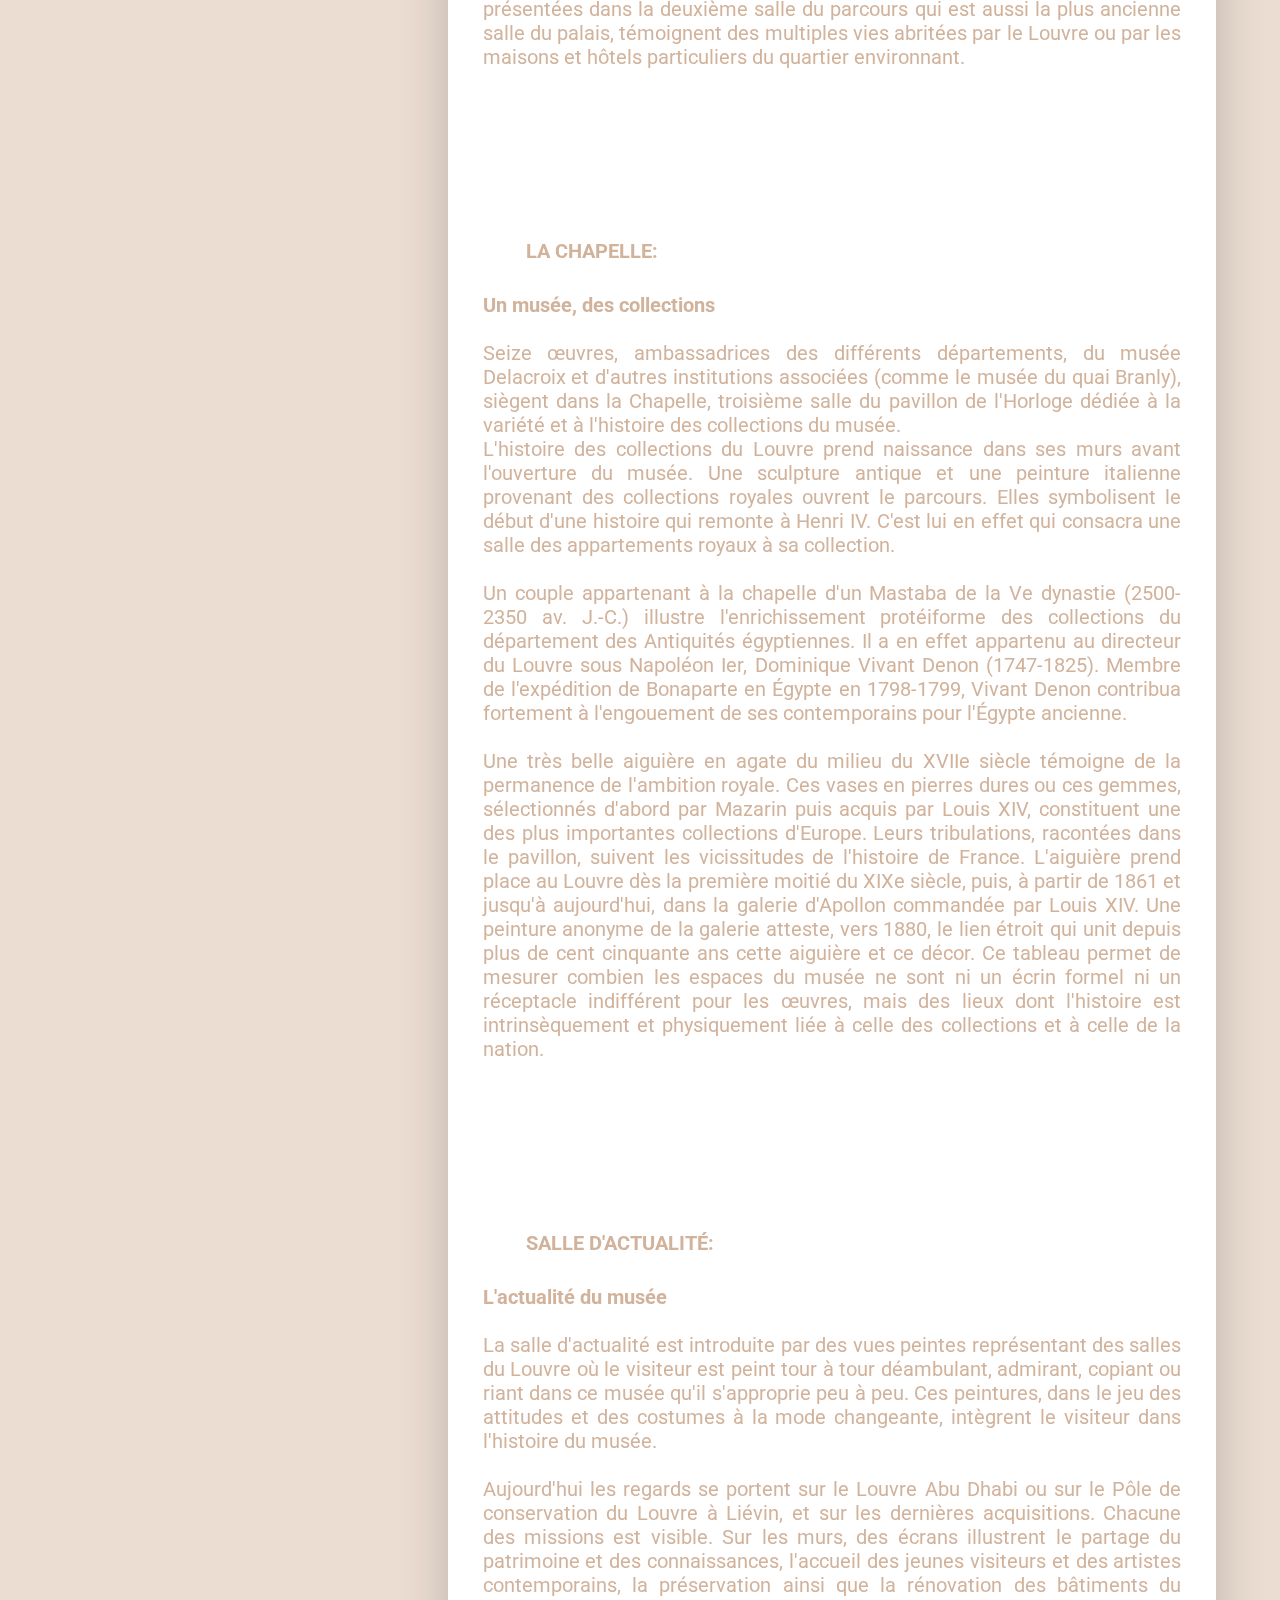
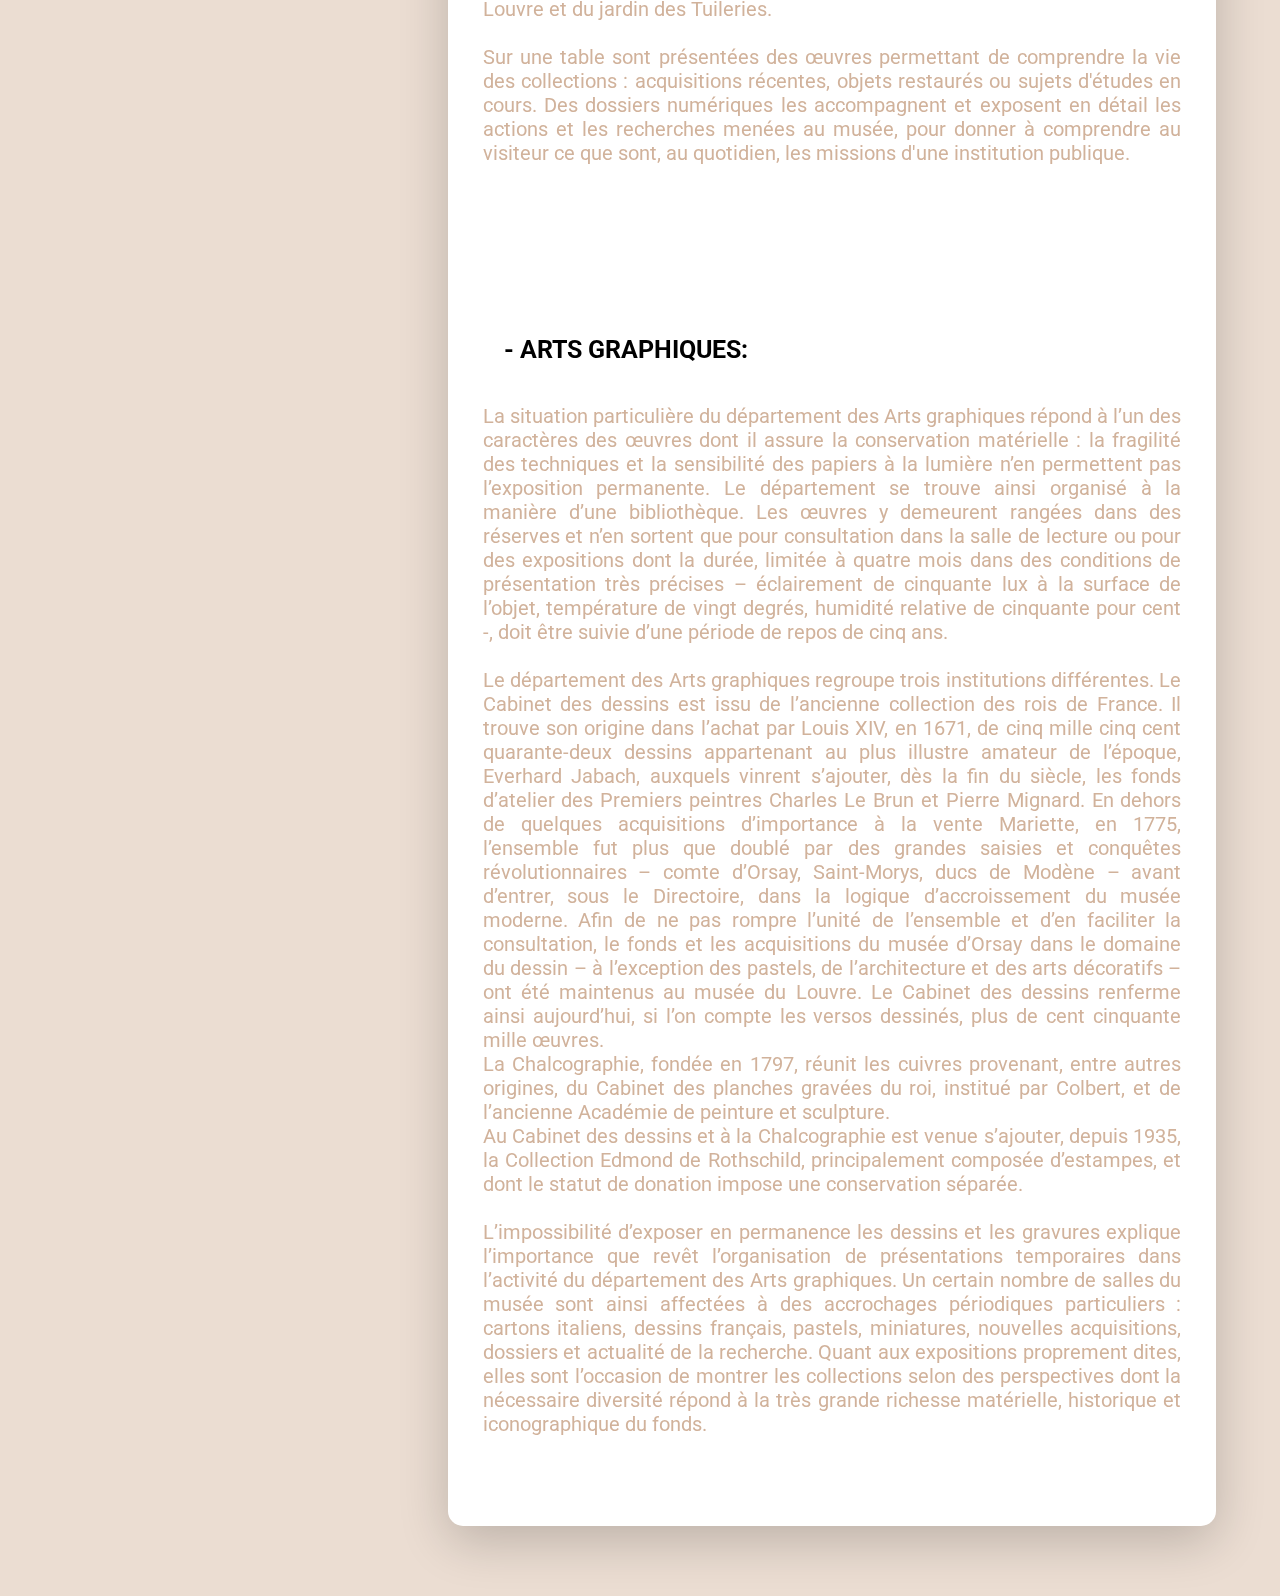
<file: salles.html>
<html lang="fr">
<head>
    <meta charset="UTF-8">
    <title>Le Louvre - Salles</title>
    <link rel="preconnect" href="https://fonts.gstatic.com">
    <link href="https://fonts.googleapis.com/css2?family=Roboto:wght@300&display=swap" rel="stylesheet">
    <link rel="stylesheet" href="salles.css" media="screen">
    <link rel="icon" type="image/png" href="images/icone.png"/>
    
</head>
<body>
	<a id="haut"></a>
	<!-- création du menu en haut de page -->
	<div id="menu" >
		<a href="https://www.louvre.fr/" class="titremenu" id="logo"> <img src="images/logolouvre.png" alt="logo Louvre" height="70px"> </a>
		<a href="index.html" class="titremenu" id="accueil" >
			<div>
				Accueil
			</div>
		</a>
		<a href="salles.html" class="titremenu" id="salle" >
			<div>
				<p>Salles</p>
			</div>
		</a>
		<a href="expo.html" class="titremenu" id="expo">
			<div>
				<p>Expositions</p>
			</div>
		</a>
		<a href="info.html" class="titremenu" id="info" >
			<div>
				<p>Informations</p>
			</div>
		</a>
	</div>

	<div id="main" >
			<div id="menu2">
				<div id="menu2accueil"  class="menu20">
					<div id="tete" >
						<h1>Navigation</h1>
					</div>
					<div class="titre deroulant" id="antiquite">
						<h3>Antiquités</h3>
					</div>
					<div class="titre" id="sculptures">
						<h3> <a href="#textesculptures">Sculptures</a></h3>
					</div>
					<div class="titre" id="peintures">
						<h3> <a href="#textepeintures">Peintures</a> </h3>
					</div>
					<div class="titre deroulant" id="pavillon">
						<h3>Pavillon de l'Horloge</h3>
					</div>
					<div class="titre" id="graphiques">
						<h3> <a href="#textearts">Arts graphiques</a> </h3>
					</div>
				</div>
				<div id="menuantiquite" class="menu20" >
					<div id="tete" >
						<h1><img class="retour" src="images/fleche.png" alt="retour" height="20px"> Antiquités</h1>
					</div>
					<div class="titre" >
						<h3> <a href="#texteorientales">Orientales</a></h3>
					</div>
					<div class="titre">
						<h3> <a href="#texteegyptiennes">Egyptiennes</a></h3>
					</div>
					<div class="titre">
						<h3> <a href="#textegrecques">Grecques, Etrusques <br> et Romaines</a></h3>
					</div>
				</div>
				<div id="menupavillon" class="menu20" >
					<div id="tete" >
						<h1><img class="retour" src="images/fleche.png" alt="retour" height="20px"> Pavillon de l'Horloge</h1>
					</div>
					<div class="titre" >
						<h3> <a href="#textelouvre">Louvre Médieval</a> </h3>
					</div>
					<div class="titre">
						<h3> <a href="#textepremiere">Première Salle</a> </h3>
					</div>
					<div class="titre">
						<h3> <a href="#textelouis">Salle Saint-Louis</a> </h3>
					</div>
					<div class="titre">
						<h3> <a href="#textechapelle">Chapelle</a> </h3>
					</div>
					<div class="titre">
						<h3> <a href="#texteactu">Salle d'Actualité</a></h3>
					</div>
				</div>
			</div>
				<div id="texte">
					
					<h1 id="titresalle" >La création des différentes salles</h1>
					<h1 class="titretexte" id="texteantiquites">Antiquités:</h1>
					<h1 class="titreinter" id="texteorientales">Orientales:</h1>
					<div>
						<p class="textesalle">
							Le département présente, dans la formation de ses collections – qui comptent plus de 100 000 objets – une originalité par rapport aux autres départements du Louvre : il est lié à la recherche archéologique qui fut d’ailleurs le motif déterminant de sa création. La France fut pionnière dans le domaine de l’archéologie au 19e siècle, par le biais de ses consuls ou de ses érudits envoyés dans l’Empire Ottoman et en Perse. La volonté d’explorer la Terre Sainte et tous les lieux mentionnés dans la Bible et dans les récits des auteurs classiques fut à l’origine de la naissance des collections orientales du Louvre. C’est en Mésopotamie que les premières explorations eurent lieu. Paul‐Emile Botta, consul de France à Mossul, ressuscita la civilisation assyrienne par ses fouilles à Khorsabad en 1843‐1845. Le premier « Musée Assyrien » fut inauguré le 1er mai 1847 et rattaché au département des Antiques. Il fut complété par les fouilles de Victor Place, quelques années après Botta. En 1877, Ernest de Sarzec découvrit les Sumériens en fouillant le site de Tello en Mésopotamie du sud. L’arrivée au Louvre des premières antiquités sumériennes de Tello en 1881 ‐ et notamment les statues de diorite sombre représentant Gudea, prince de Lagash ‐ détermina la création du département des Antiquités Orientales. La section mésopotamienne s’enrichit peu à peu dans la première moitié du 20e siècle grâce aux fouilles notamment de l’assyriologue François Thureau‐Dangin dans le palais assyrien provincial du 8e siècle av. J.‐C. de Til Barsip/Tell Ahmar en Syrie orientale ; également par ses recherches à Arslan Tash, capitale d’un royaume de Syrie du Nord rattaché ensuite à l’Assyrie. L’apport le plus important vient des fouilles d’André Parrot qui, à partir de 1933, mit au jour Larsa, une ancienne capitale du Pays de Sumer ; et principalement Mari, ville du Moyen Euphrate syrien, siège de dynasties qui firent le lien entre les civilisations de Mésopotamie et du Levant au IIIe et au début du 2e millénaire. <br>
							Babylone entra au Louvre avec le « Code de Hammurabi » retrouvé lors des fouilles du site de Suse, en Iran. Déporté par un prince du pays voisin d’Elam, au 12e siècle av. J.‐C., le monument fut exposé sur l’Acropole de Suse. C’est là que les pionniers de la Mission archéologique française à Suse retrouvèrent toute la grande sculpture mésopotamienne qui fait du Louvre un conservatoire d’Akkad, de Sumer et de Babylone. Des réglementations et accords bilatéraux sur les Antiquités furent mis en place dans l’Empire Ottoman et en Perse à la fin du 19e siècle, établissant des modalités de partage des antiquités recouvrées. <br>
							<br>
							<b>L’Iran</b> ancien est représenté au Louvre grâce aux fouilles de la métropole de Suse, fondée vers 4000 av. J.‐C. Nos collections couvrent toute son histoire qui culmine avec les grands rois de l’Empire perse, Darius et Xerxès et le décor de leur palais, construit vers 500 av. J.‐C. Marcel Dieulafoy, parti à la recherche des sources de la culture occidentale, explora ce palais en 1885‐1886 et rapporta au Louvre les premiers éléments de son décor polychrome dont la présentation fut inaugurée en 1897. Son travail à Suse fut continué par la Délégation française en Perse, créée en 1898 par Jacques de Morgan et poursuivi jusqu’à la veille de la guerre Irak‐Iran en 1979. La collection d’objets de Suse et d’autres régions d’Iran s’enrichit par le biais du produit des fouilles françaises – le principe du partage s’étant maintenu jusqu’en 1973 – grâce notamment à l’exploration de sites du Plateau Iranien – Tepe Giyan et Tepe Sialk – dès 1931, par Roman Ghirshman, qui explora également la ville royale de Tchoga Zanbil, près de Suse, de 1947 à 1967. Diverses donations permirent au département d’acquérir des collections d’Iran du Nord. <br>
							<br>
							La formation de nos collections du <b>Levant</b> – de Syrie, Liban (Phénicie), de Palestine, de Chypre et d’Anatolie – a une origine aussi ancienne. En 1860, l’expédition militaire au Levant envoyée par Napoléon III fut doublée d’une mission archéologique dirigée par Ernest Renan. Il explora de nombreux sites où il découvrit une importante collection d’antiquités phéniciennes. Il envoya au Louvre le noyau de sa collection phénicienne, comportant des pièces provenant essentiellement de Byblos, Tyr et Sidon d’où vient notamment une importante série de sarcophages. La longue inscription du sarcophage du roi Eshmunazor de Sidon, rapporté par le duc de Luynes en 1855, fit progresser la connaissance de la langue phénicienne. Le but de ces missions était hautement scientifique et ceprincipe régla le choix des Antiquités envoyées au Louvre. Pierre de Ségur‐Dupeyron, consul de France à Damas, avait rapporté, dès 1846, deux têtes funéraires du site de Palmyre, dans le désert syrien. Ce furent les premières antiquités palmyréniennes à entrer au Louvre avant que des dons et achats dans les grandes collections privées qui se formèrent alors par suite de l’intérêt scientifique porté à ces régions, ne viennent enrichir cette collection, parmi d’autres. Au lendemain de la Grande Guerre (1914‐1918), la France, alors puissance mandataire en Syrie, organisa l’exploitation et la conservation des monuments, suscitant une activité archéologique importante dont le site de Ras Shamra, l’antique Ugarit sur la côte syrienne, près de Lattaquié, fouillé à partir de 1929 par la mission française dirigée par Claude Schaeffer, ce qui valut au Louvre des monuments attribués par partage jusqu’en 1939. Le site, comme celui de Mari sur l’Euphrate, est encore fouillé par une mission française. Dans les pays issus de la réorganisation de l’Empire Ottoman après 1918, sous mandat français et anglais, le partage eut lieu jusqu’à la seconde guerre mondiale. Toutefois, les derniers objets issus de fouilles françaises entrés au Louvre selon ce principe proviennent du site de Meskene/Emar en Syrie, fouillé par Jean‐Claude Margueron entre 1972 et 1976 et qui révéla une civilisation originale du 13e siècle av. J.‐C. Dans le cadre de la Campagne de Sauvegarde des Antiquités de l’Euphrate, le Gouvernement syrien autorisa, à titre exceptionnel, le partage du matériel retrouvé par les missions étrangères dans la zone inondable. Le lot attribué à la France est entré au Louvre en 1980. <br>
							<br>
							<b>En Palestine</b>, Félicien de Saulcy explora le « Tombeau des rois », à Jérusalem dans les années 1860. Après le duc de Luynes, Charles Clermont‐Ganneau – consul de France à Jérusalem – déploya une activité de recherche et d’études ; en 1873, il estampa, puis acheta pour le Louvre les débris d’une stèle de basalte rapportant la victoire de Mesha, roi de Moab sur le royaume d’Israël, après la mort d’Achab, au 9e siècle av. J.‐C. En Israël, des fouilles entreprises après la guerre par Jean Perrot sur le site de Beersheba dans le Négeb témoignent d’une civilisation pastorale remontant au milieu du 3e millénaire av. J.‐C.. Les objets quotidiens venant de Tell el Far’ah sont le fruit des fouilles du Père Roland de Vaux de l’Ecole Biblique et Archéologique Française de Jérusalem (EBAF); ils remontent à la monarchie israélite puisque ce nom recouvre celui de l’ancienne Tirsa, première capitale du nord après la séparation qui suivit la mort du roi Salomon au 10e siècle av. J.‐C. Des dons et dépôts du Département des Antiquités d’Israël complètent ponctuellement les collections. <br>
							<br>
							<b>À Chypre</b>, le marquis Melchior de Vogüé, en mission en 1862 et 1864, rapportait les premières collections d’Antiquités chypriotes parmi lesquelles le monumental vase de pierre d’Amathonte qui s’élevait sur l’acropole devant le sanctuaire d’Aphrodite (7e‐ 4e siècle av. J.‐C.). La majorité de la très importante collection d’antiquités chypriotes du Louvre vient des fouilles entreprises par Claude Schaeffer dans la nécropole de Vounous à dater vers 2300 av. J.‐C., et sur le site portuaire d’Enkomi, près de Salamine, dont le contenu des tombes témoigne de la prospérité aux 13e‐12e siècles av. J.‐C. <br>
							<br>
							<b>Anatolie, Arabie, Afrique du Nord</b> ... Des missions effectuées par Ernest Chantre de 1892 à 1894 permirent l’entrée au Louvre d’une série d’antiquités anatoliennes, qui furent complétées par divers dons et acquisitions de collections particulières à la fin du 19e et au début du 20e siècle, ce qui est également le cas pour les importants fonds puniques et sud‐arabiques qui bénéficièrent en outre de dépôts des collections de la Bibliothèque nationale de France et de l’Académie des Inscriptions et Belles‐Lettres. Les collections du département s’accrurent en outre par des donations ou des achats de pièces conservées dans des collections privées ou apparues anciennement sur le marché des antiquités, permettant de compléter des séries et d’en créer de nouvelles, dans un souci de regrouper des témoins de toutes les provinces culturelles de l’ancien Orient. Actuellement, la situation troublée au Moyen‐Orient affecte notre capacité d’enrichissement. Nos accords de coopération bilatérale avec les pays du Proche‐Orient permettent des prêts ou dépôts d’œuvres au Louvre, ce qui semble être le moyen le plus satisfaisant pour conserver au département sa valeur encyclopédique unique, fondamentale pour la pédagogie et la recherche. Cela permet au Louvre, en outre, de pouvoir exposer des œuvres inédites et impossibles à obtenir autrement. C’est dans ce cadre qu’un accord avec le Royaume hachémite de Jordanie a permis la mise en dépôt à long terme d’une statue en gypse trouvée lors des fouilles du site d’Ain Ghazal, datant d’environ 7000 av. J.‐C., entrée au département en 1997. Ce développement permet de préserver le lien fondamental avec l’archéologie, pour lequel les conservateurs furent des pionniers et sur lequel fut fondée une collection qui restitue – mieux que nulle autre – toute l’histoire du Proche‐Orient ancien.</p>
					</div>
					<h1 class="titreinter" id="texteegyptiennes">égyptiennes:</h1>
					<div>
						<p class="textesalle">
							La création d'un département d'antiquités égyptiennes au Louvre n'est pas la conséquence directe de l'expédition de Bonaparte en Égypte entre 1798 et 1801. Les antiquités recueillies alors par les savants furent saisies par les Anglais comme butin de guerre ; parmi elles, la célèbre Pierre de Rosette aujourd'hui à Londres. Un petit nombre d'œuvres rapportées à titre privé entrèrent au Louvre bien plus tard. <br>
							En revanche, la publication du livre de souvenirs de Vivant Denon en 1802, Voyage dans la Haute et la Basse Égypte, et des volumes de la Description de l'Égypte, par les membres scientifiques de l'expédition, entre 1810 et 1830, réactive l'intérêt pour l'Égypte ancienne au cours du premier quart du 19e siècle, plus profondément que le goût superficiel qui s'était manifesté dans le mobilier à partir de la fin du règne de Louis XVI. <br>
							Jean-François Champollion, né avec le siècle, grandit dans cette atmosphère. Authentique linguiste maniant les langues anciennes et sémitiques, il résout l'énigme de l'écriture et de la langue pharaoniques en 1822. Avide de faire connaître la civilisation égyptienne et de combattre les préjugés des savants de son temps, il travaille à l'installation du musée de Turin. Il convainc le roi de France Charles X d'acheter trois des grandes collections en vente à ce moment en Europe (Durand, Salt et Drovetti). Par ordonnance royale du 15 mai 1826, il est nommé conservateur d'un nouveau département au Louvre, qui est inauguré le 15 décembre 1827. <br>
						</p>
					</div>
					<h1 class="titreinter" id="textegrecques">grecques, etrusques et romaines</h1>
					<div>
						<p class="textesalle">
							La section des antiques ouverte dès 1793 se constitue autour des anciennes collections royales enrichies par les saisies révolutionnaires. Le musée s'installe en 1800 dans les appartements d’été d'Anne d'Autriche et en 1807, sont achetés plus de cinq cents marbres de la collection Borghèse suscitant l’aménagement de la salle des Cariatides, du rez-de-chaussée du pavillon du roi et des appartements d’hiver de la reine. Après la restitution des œuvres en 1815, E.Q. Visconti (1751-1818), premier « surveillant des antiques » mène une active politique d'acquisition. En 1821, la Vénus de Milo offerte par le marquis de Rivière à Louis XVIII rejoint les collections. Le fonds composé essentiellement de marbres, s'enrichit d’objets archéologiques par l’achat des collections Tochon (1818) et Durand (1825-1836), à l’origine de la création en 1827 du musée Charles X au premier étage du Palais, puis en 1861 par celui de la collection Campana dont la collection de vases est installée au premier étage de l'aile sud de la Cour carrée, dans la Galerie parallèle au musée Charles X. Dans la deuxième moitié du 19e siècle, les missions archéologiques font parvenir au Louvre de nombreux objets provenant d’Afrique du Nord et de tout l’Empire ottoman. La Victoire de Samothrace découverte en 1863 par Champoiseau est exposée au sommet de l’escalier Daru à partir de 1884. On découvre alors la sculpture grecque archaïque (Coré de Samos, Tête de Cavalier, Dame d'Auxerre) et les « Tanagras » de Béotie. Au début du 20e siècle, une refonte complète du département est imaginée et progressivement mise en œuvre. Le musée des sculptures hérité de Napoléon est démantelé en 1934 tandis que s’impose un classement chronologique. Un parcours consacré à l’art grec est déployé au rez-de-chaussée autour des sculptures dans les salles des appartements d’hiver de la reine, de la salle de Diane et de celle des Cariatides, et un circuit consacré à l’art romain est organisé autour des anciens appartements d’été d’Anne d’Autriche. Aux lendemains de la seconde guerre mondiale sont inaugurées à l’étage l’ancienne salle Lacaze pour les bronzes, la salle Henri II consacrée à l’art étrusque et la Salle des bijoux qui abrite les trésors d’argenterie romaine et les fresques romaines. <br>
						</p>
					</div>
					
					<h1 class="titretexte" id="textesculptures">Sculptures:</h1>
					<div>
						<p class="textesalle" >
							En 1871 les collections sont détachées de celles des Antiques pour être réunies à celles des Objets d'art, sous l'autorité de Barbet de Jouy à qui l'on doit l'acquisition de la Vierge d'Olivet et celle de la première sculpture italienne : la Porte de Crémone. En 1893, les Sculptures deviennent une entité séparée des Objets d'art, sous la houlette de Courajod. Ce dernier acquiert les premières œuvres romanes, offre un grand Christ bourguignon, fait entrer les plus importantes sculptures italiennes et obtient de nombreux dons. En 1900, le catalogue publié par son successeur Michel recense 867 numéros. Michel et Vitry poursuivent l'œuvre de Courajod. Les legs et dons de collectionneurs se font de plus en plus nombreux et la Société des amis du Louvre offre des œuvres prestigieuses. <br>
							Le plan de Verne assigne au département les salles du rez-de-chaussée du pavillon des Etats et de l'aile de Flore. Vitry réalise le programme des nouvelles salles inaugurées en 1934 et en 1936. Les sculptures des 18e et 19e siècles ne sont déployées dans le pavillon de Flore, qu'après 1968, sous la direction de Pradel. Le départ vers le musée d'Orsay en 1986 des sculptures de la seconde moitié du 19e siècle précède de peu le transfert total des collections dans de nouveaux espaces. Dans le cadre du projet Grand Louvre, les sculptures se répartissent dans deux secteurs, inaugurés en 1993 et en 1994 : collections françaises au rez-de-chaussée de l'aile Richelieu autour des cours couvertes Puget et Marly ; collections étrangères, à l'entresol et au rez-de-chaussée de l'aile Denon. <br>
							<br>
							En 1824 est inauguré le « musée de Sculpture moderne » au rez-de-chaussée de l'aile ouest de la cour carrée, dans ce qu'on appela la « Galerie d'Angoulême ». Cinq salles furent peuplées de près d'une centaine de sculptures présentées dans un élégant mélange de styles et d'époques. La liste civile des souverains acquit par la suite peu de sculptures. Sous Louis-Philippe, le gouvernement se préoccupe surtout du nouveau musée historique de Versailles. <br>
							Mais, à partir de 1847, Léon de Laborde, qui au sein du département antique est plus spécialement chargé des époques récentes, cherche à donner de la vigueur à la galerie. Sa politique est poursuivie par le nouveau directeur Jeanron, secondé par Longpérier. Ils rapportent de Versailles les morceaux de réception, les œuvres de Pilon et de Puget. Trois salles de la galerie d'Angoulême sont remaniées selon des critères historiques. Les collections de la Renaissance sont transférées dans l'aile sud de la cour carrée, à l'est du pavillon des Arts tandis que la sculpture moderne peut occuper toute l'ancienne galerie d'Angoulême. Une politique d'acquisition volontariste est menée. Un vestibule consacré à la statuaire médiévale est inauguré. Il présente, face à la statue de Childebert, la première statue acquise de cette époque : la Vierge provenant de Blanchelande (1850). En 1855 Barbet de Jouy publie un catalogue répertoriant trois cent quatre vingt huit numéros. <br>
						</p>
					</div>

					<h1 class="titretexte" id="textepeintures">Peintures:</h1>
					<div>
						<p class="textesalle">
							L'origine du département des Peintures remonte à la volonté de François Ier de former dans son château de Fontainebleau une galerie de peintures telle qu'on pouvait en admirer dans les palais d'Italie. Il acquiert les chefs-d’œuvre de grands maîtres italiens (Michel-Ange, Raphaël) et invite certains artistes à sa cour (Léonard de Vinci, Rosso ou Primatice). Les collections de la Couronne transmises de souverain en souverain sont sans cesse enrichies selon les goûts et les modes du temps par des acquisitions importantes comme celle de la collection du banquier Jabach par Louis XIV ; si sous le règne de ce dernier la collection connaît une exceptionnelle expansion dans le domaine italien, c'est sous Louis XVI qu'entreront les premières peintures espagnoles (Murillo) et des séries d'œuvres françaises (Le Sueur). Les écoles du Nord, quant à elles, font progressivement leur entrée au 17e et surtout au 18e siècle. <br>
							En 1793, cet ensemble constituera le point de départ de la collection du Muséum qui ouvre ses portes au palais du Louvre. Au cours du 19e siècle, les saisies révolutionnaires et les conquêtes artistiques du général Bonaparte, contribuent à l'enrichissement du département ainsi que des achats à des particuliers (collection du marquis de Campana) ou lors des Salons et des donations (collection du docteur La Caze en 1869). <br>
							Une étape est franchie en 1986 avec l'ouverture du musée d'Orsay ; le partage des collections s'établit suivant une barrière chronologique : la révolution de 1848 ; Courbet et les impressionnistes quittent le musée pour rejoindre la gare d'Orsay. <br>
							<br>
							Le département des Peintures occupe l'ensemble du premier étage de l'aile Denon pour les peintures italienne et espagnole ainsi que tout le second étage de la Cour carrée et de l'aile Richelieu pour les écoles françaises et nordiques, dans une progression chronologique. <br>
							Cette situation géographique est le résultat de trois siècles de redéploiement des collections au sein du palais du Louvre. A l'origine, la galerie de peinture était installée dans la Grande Galerie et le Salon carré. Par la suite, les peintures gagnent les salles autour de la Cour carrée, à l'endroit même où, au 18e siècle, étaient logés certains artistes ; ainsi, certaines peintures du 18e siècle sont exposées à quelques mètres du lieu qui les a vues naître. On peut citer, parmi les anciens occupants des lieux, Vouet, Le Brun, Fragonard ou David. <br>
							Une série de peintures représentant des vues des salles par des artistes comme Hubert Robert permet de suivre l'évolution des accrochages : opulents et denses, aux 18e et 19e siècles, de plus en plus aérés et rationnels au 20e siècle, reflet des progrès de l'histoire de l'art et des nouvelles données concernant les écoles et les peintres. <br>
							Les différents décors du musée constituent une histoire illustrée du décor peint en France sur près de trois siècles : des plafonds de Romanelli dans les Appartements d'été d'Anne d'Autriche aux éléments créés spécialement pour le musée au 19e (salle Duchatel) et 20e siècles (Les Oiseaux de Braque du plafond de la salle Henri II), c'est un ensemble exceptionnel d'œuvres en situation que découvre l'amateur de peinture. <br>
						</p>
					</div>

					<h1 class="titretexte" id="textepavillon">Pavillon de l'Horloge:</h1>
					<h1 class="titreinter" id="textelouvre">Le Louvre Médieval:</h1>
					<div>
						<p class="textesalle">
							Les vestiges du premier Louvre, château-fort construit par Philippe-Auguste en 1190, guident le visiteur aux origines du palais. La nouvelle scénographie dont ils bénéficient restitue la dimension monumentale de cette architecture militaire. <br>
						</p>
					</div>

					<h1 class="titreinter" id="textepremiere">Première Salle:</h1>
					<div>
						<p class="textesalle">
							<b>L'architecture du Louvre</b>  <br>
							<br>	
							Des reliefs de l'atelier de Jean Goujon au Triomphe de Flore de Jean-Baptiste Carpeaux, les murs de la première salle du pavillon, consacrée à l'histoire de l'architecture, donnent à voir des reliefs et des fragments du décor sculpté du palais. De la Renaissance au XIXe siècle, ils rappellent que le Louvre est aussi un palais de la sculpture où les plus grands artistes ont contribué aux fastes de l'architecture tout en donnant forme à la propagande des souverains commanditaires. <br>
							Cependant, au-delà du visage changeant des différents régimes politiques et de l'inventivité toujours renouvelée des artistes, l'identité du palais se retrouve dans la fidélité au Louvre de la Renaissance, dont les motifs et les figures sont sans cesse repris. <br>
						</p>
					</div>

					<h1 class="titreinter" id="textelouis">Salle Saint-Louis:</h1>
					<div>
						<p class="textesalle">
							<b>Les vies du Louvre </b> <br>
							<br>
							Casque de parade ou pièces de jeu d'échecs, chaussures d'enfant ou grenouilles de fontaine, coupe vénitienne ou bourdalou : les pièces issues des fouilles menées lors des travaux du Grand Louvre entre 1983 et 1992, présentées dans la deuxième salle du parcours qui est aussi la plus ancienne salle du palais, témoignent des multiples vies abritées par le Louvre ou par les maisons et hôtels particuliers du quartier environnant. <br>
						</p>
					</div>

					<h1 class="titreinter" id="textechapelle">La Chapelle:</h1>
					<div>
						<p class="textesalle">
							<b>Un musée, des collections</b><br>
							<br>
							Seize œuvres, ambassadrices des différents départements, du musée Delacroix et d'autres institutions associées (comme le musée du quai Branly), siègent dans la Chapelle, troisième salle du pavillon de l'Horloge dédiée à la variété et à l'histoire des collections du musée. <br>
							L'histoire des collections du Louvre prend naissance dans ses murs avant l'ouverture du musée. Une sculpture antique et une peinture italienne provenant des collections royales ouvrent le parcours. Elles symbolisent le début d'une histoire qui remonte à Henri IV. C'est lui en effet qui consacra une salle des appartements royaux à sa collection. <br>
							<br>
							Un couple appartenant à la chapelle d'un Mastaba de la Ve dynastie (2500-2350 av. J.-C.) illustre l'enrichissement protéiforme des collections du département des Antiquités égyptiennes. Il a en effet appartenu au directeur du Louvre sous Napoléon Ier, Dominique Vivant Denon (1747-1825). Membre de l'expédition de Bonaparte en Égypte en 1798-1799, Vivant Denon contribua fortement à l'engouement de ses contemporains pour l'Égypte ancienne. <br>
							<br>
							Une très belle aiguière en agate du milieu du XVIIe siècle témoigne de la permanence de l'ambition royale. Ces vases en pierres dures ou ces gemmes, sélectionnés d'abord par Mazarin puis acquis par Louis XIV, constituent une des plus importantes collections d'Europe. Leurs tribulations, racontées dans le pavillon, suivent les vicissitudes de l'histoire de France. L'aiguière prend place au Louvre dès la première moitié du XIXe siècle, puis, à partir de 1861 et jusqu'à aujourd'hui, dans la galerie d'Apollon commandée par Louis XIV. Une peinture anonyme de la galerie atteste, vers 1880, le lien étroit qui unit depuis plus de cent cinquante ans cette aiguière et ce décor. Ce tableau permet de mesurer combien les espaces du musée ne sont ni un écrin formel ni un réceptacle indifférent pour les œuvres, mais des lieux dont l'histoire est intrinsèquement et physiquement liée à celle des collections et à celle de la nation. <br>
						</p>
					</div>

					<h1 class="titreinter" id="texteactu">Salle d'Actualité:</h1>
					<div>
						<p class="textesalle">
							<b> L'actualité du musée </b><br>
							<br>
							La salle d'actualité est introduite par des vues peintes représentant des salles du Louvre où le visiteur est peint tour à tour déambulant, admirant, copiant ou riant dans ce musée qu'il s'approprie peu à peu. Ces peintures, dans le jeu des attitudes et des costumes à la mode changeante, intègrent le visiteur dans l'histoire du musée. <br>
							<br>
							Aujourd'hui les regards se portent sur le Louvre Abu Dhabi ou sur le Pôle de conservation du Louvre à Liévin, et sur les dernières acquisitions. Chacune des missions est visible. Sur les murs, des écrans illustrent le partage du patrimoine et des connaissances, l'accueil des jeunes visiteurs et des artistes contemporains, la préservation ainsi que la rénovation des bâtiments du Louvre et du jardin des Tuileries. <br>
							<br>
							Sur une table sont présentées des œuvres permettant de comprendre la vie des collections : acquisitions récentes, objets restaurés ou sujets d'études en cours. Des dossiers numériques les accompagnent et exposent en détail les actions et les recherches menées au musée, pour donner à comprendre au visiteur ce que sont, au quotidien, les missions d'une institution publique. <br>
						</p>
					</div>

					<h1 class="titretexte" id="textearts">Arts Graphiques:</h1>
					<div>
						<p class="textesalle">
							La situation particulière du département des Arts graphiques répond à l’un des caractères des œuvres dont il assure la conservation matérielle : la fragilité des techniques et la sensibilité des papiers à la lumière n’en permettent pas l’exposition permanente. Le département se trouve ainsi organisé à la manière d’une bibliothèque. Les œuvres y demeurent rangées dans des réserves et n’en sortent que pour consultation dans la salle de lecture ou pour des expositions dont la durée, limitée à quatre mois dans des conditions de présentation très précises – éclairement de cinquante lux à la surface de l’objet, température de vingt degrés, humidité relative de cinquante pour cent -, doit être suivie d’une période de repos de cinq ans. <br>
							<br>
							Le département des Arts graphiques regroupe trois institutions différentes. Le Cabinet des dessins est issu de l’ancienne collection des rois de France. Il trouve son origine dans l’achat par Louis XIV, en 1671, de cinq mille cinq cent quarante-deux dessins appartenant au plus illustre amateur de l’époque, Everhard Jabach, auxquels vinrent s’ajouter, dès la fin du siècle, les fonds d’atelier des Premiers peintres Charles Le Brun et Pierre Mignard. En dehors de quelques acquisitions d’importance à la vente Mariette, en 1775, l’ensemble fut plus que doublé par des grandes saisies et conquêtes révolutionnaires – comte d’Orsay, Saint-Morys, ducs de Modène – avant d’entrer, sous le Directoire, dans la logique d’accroissement du musée moderne. Afin de ne pas rompre l’unité de l’ensemble et d’en faciliter la consultation, le fonds et les acquisitions du musée d’Orsay dans le domaine du dessin – à l’exception des pastels, de l’architecture et des arts décoratifs – ont été maintenus au musée du Louvre. Le Cabinet des dessins renferme ainsi aujourd’hui, si l’on compte les versos dessinés, plus de cent cinquante mille œuvres. <br>
							La Chalcographie, fondée en 1797, réunit les cuivres provenant, entre autres origines, du Cabinet des planches gravées du roi, institué par Colbert, et de l’ancienne Académie de peinture et sculpture. <br>
							Au Cabinet des dessins et à la Chalcographie est venue s’ajouter, depuis 1935, la Collection Edmond de Rothschild, principalement composée d’estampes, et dont le statut de donation impose une conservation séparée. <br>
							<br>
							L’impossibilité d’exposer en permanence les dessins et les gravures explique l’importance que revêt l’organisation de présentations temporaires dans l’activité du département des Arts graphiques. Un certain nombre de salles du musée sont ainsi affectées à des accrochages périodiques particuliers : cartons italiens, dessins français, pastels, miniatures, nouvelles acquisitions, dossiers et actualité de la recherche. Quant aux expositions proprement dites, elles sont l’occasion de montrer les collections selon des perspectives dont la nécessaire diversité répond à la très grande richesse matérielle, historique et iconographique du fonds. <br>
						</p>
					</div>
				</div>
	</div>

	<a href="#haut">
		<div id="bouton" >
			<img src="images/fleche1.png" alt="retour haut" height="40px">
		</div>
	</a>

	<script src="index.js" ></script>
</body>
</html>
</file>
<file: style.css>
::-webkit-scrollbar 
{
    display: none;
}
.body
{
    -ms-overflow-style: none;  /* IE and Edge */
    scrollbar-width: none;  /* Firefox */
    overflow-x: hidden; 
}
body, html
{
    width: 100%;
    height: 100%;
    background-color: #ebddd2;
    font-family: 'Roboto', sans-serif;
}
*
{
    padding: 0;
    margin: 0;
}
a
{ 
    font-size: 120%;
    text-decoration: none;
    color: black;
    font-weight: 900;
}
#main > div > div > p
{
    font-size: 20px;
    text-align: justify;
}





#menu
{
    top:0;
    width: 100%;
    height: 80px;
    display: flex;
    flex-direction: row-reverse;
    justify-content: right;
    align-items: center;
    background-color: white;
    border-radius: 0 0 15px 15px; 
    position: fixed;
    z-index: 10;    
}
.titremenu 
{
    width: 13%;
    height: 100%;
    min-width: 120px;
    display: flex;
    flex-direction: row;
    justify-content: center;
    align-items: center;
    background-color: white;
    border-radius: 0 0 20px 20px; 
    cursor: pointer;
}
.titremenu:hover
{
    transition: 0.2s; 
    transform: scale(1.15);
    color: #ebddd2;
}
#logo:hover 
{
    transition: 0.2s;
    background-color: rgb(190, 162, 130);
}
#accueil
{
    transform: scaleY(1.15);
}



#pyramide
{
    position: absolute;
    top : -80px;
    width: 100%;
    height: auto;
    max-width: 1000px;
    min-width: 640px;
    left : 50%;
    transform: translate(-50%, 0); 
}




#séparation
{
    position: absolute;
    left: 0;
    top: 600px;
    z-index: 2;  
    width: 100%;
}





#main
{
    position: absolute;
    top: 530px;
    display: flex;
    width: 100%;
    flex-wrap: wrap;
    flex-direction: column;
}
#main > div
{
    width: 100%;
    display: flex;
    margin-bottom: 50px;
}
#main > div > div
{
    padding: 20px;
    margin-right: 5%;
    margin-left: 5%;
    border-radius: 15px; /* bord arrondis */
    box-sizing: border-box;
    box-shadow: 0 15px 50px rgba(0, 0, 0, .2);
    z-index: 1;  /* index 1 pour passer en dessous des traits blancs */
}
#brun
{
    max-width: 900px;
    background-color: rgb(190, 162, 130);
}
#blanc
{
    max-width: 1100px;
    background-color: white;
    flex-direction: row;
}
.right
{
    flex-direction: row-reverse;
}
#brun:hover
{
    z-index: 3;
}







div.image
{
    width: 200px;
    height: 200px;
    background-size: 100% 100%;
    border-radius: 50%;
    float: left;
    shape-outside: circle();
    margin: 20px;
    overflow: hidden;
}
#image1
{
    background: url(images/pyramide.jpg);
}
#image2
{
    background: url(images/palais.JPG);
}
.titreimage
{
    color: white;
    position: relative;
    text-align: center;
    top: 50%;
    left: 50%;
    transform: translate(-50%, -50%);
}
div.image > div
{
    background-color: black;
    opacity: 0;
    width: 100%;
    height: 100%;
    border-radius: 50%;
}
div.image > div:hover
{
    transition: 0.3s;
    opacity: 0.7;
}



#main > div > div > p.sources
{
    text-align: right;
    text-decoration: none;
    font-size: 13px;
}
#main > div > div > p.sources > a.sources
{
    font-size: 13px;
    text-decoration: none;
}
</file>
<file: expo.css>
::-webkit-scrollbar 
{
    display: none;
}
.body
{
    -ms-overflow-style: none;  /* IE et Edge */
    scrollbar-width: none;  /* Firefox */
    overflow-x: hidden; 
}
body, html
{
    width: 100%;
    height: 100%;
    background-color: #ebddd2;
    font-family: 'Roboto', sans-serif;
}
*
{
    padding: 0;
    margin: 0;
}
a
{ 
    font-size: 120%;
    text-decoration: none;
    color: black;
    font-weight: 900;
}
#main > div > div > p
{
    font-size: 20px;
    text-align: justify;
}



#menu
{
    top:0;
    width: 100%;
    height: 80px;
    display: flex;
    flex-direction: row-reverse;
    justify-content: right;
    align-items: center;
    background-color: white;
    border-radius: 0 0 15px 15px; 
    position: fixed;
    z-index: 10;    
}
.titremenu 
{
    width: 13%;
    height: 100%;
    min-width: 120px;
    display: flex;
    flex-direction: row;
    justify-content: center;
    align-items: center;
    background-color: white;
    border-radius: 0 0 20px 20px; 
    cursor: pointer;
}
.titremenu:hover
{
    transition: 0.2s; 
    transform: scale(1.15);
    color: #ebddd2;
}
#logo:hover 
{
    transition: 0.2s;
    background-color: rgb(190, 162, 130);
}
#expo
{
    transform: scaleY(1.15);
}


#main
{
    position: absolute;
    display: flex;
    flex-direction: column;
    background-color: white;
    height: auto;
    width: 80%;
    padding: 20px;
    border-radius: 10px;
    left : 50%;
    top: 130px;
    transform: translate(-50%, 0);
    box-sizing: border-box;
    box-shadow: 0 15px 50px rgba(0, 0, 0, .2);
    margin-bottom: 70px;
}
.expos
{
    padding: 20px;
    display: flex;
    text-align: left;
    flex-wrap: nowrap;
    margin-left: 5%;
    margin-right: 5%;
    margin-top: 1%;
    width: 90%;
    border-radius: 15px;
    box-sizing: border-box;
    box-shadow: 0 15px 50px rgba(0, 0, 0, .2);
    background-color: rgb(190, 162, 130);
}
.expos:hover
{
    transition: 0.3s;
    transform: scale(1.05);
}
.expos > a > img
{
    border-radius: 10px;
    height: 90%;
    margin: 1%;
}


div.image
{
    width: 280px;
    height: 150px;
    background-size: 100% 100%;
    border-radius: 5px;
    float: left;
    margin: 20px;
    margin-right: 5%;
    overflow: hidden;
}
#image1
{
    background: url(images/galerietemps.jpg);
}
#image2
{
    background: url(images/galerietempsm.jpg);
}
#image3
{
    background: url(images/galerietempstm.jpg);
}
.titreimage
{
    color: white;
    font-size: 15px;
    font-weight: 100;
    position: relative;
    text-align: center;
    top: 50%;
    left: 50%;
    transform: translate(-50%, -50%);
}
div.image > div
{
    background-color: black;
    opacity: 0;
    width: 100%;
    height: 100%;
    border-radius: 5px;
}
div.image > div:hover
{
    transition: 0.3s;
    opacity: 0.7;
}

.texteexpo
{
    display: flex;
}

.infoexpo
{
    margin: auto 5% auto 5%;
    text-align: justify;
}
.t1
{
    text-transform: uppercase;
    text-decoration: underline;
}
</file>
<file: expo1.css>
::-webkit-scrollbar 
{
    display: none;
}
.body
{
    -ms-overflow-style: none;  /* IE and Edge */
    scrollbar-width: none;  /* Firefox */
    overflow-x: hidden; 
}
body, html
{
    width: 100%;
    height: 100%;
    background-color: #ebddd2;
    font-family: 'Roboto', sans-serif;
}
*
{
    padding: 0;
    margin: 0;
}
a
{ 
    font-size: 120%;
    text-decoration: none;
    color: black;
    font-weight: 900;
}
#main > div > div > p
{
    font-size: 20px;
    text-align: justify;
}



#menu
{
    top:0;
    width: 100%;
    height: 80px;
    display: flex;
    flex-direction: row-reverse;
    justify-content: right;
    align-items: center;
    background-color: white;
    border-radius: 0 0 15px 15px; 
    position: sticky;
    z-index: 10;    
}
.titremenu 
{
    width: 13%;
    height: 100%;
    min-width: 120px;
    display: flex;
    flex-direction: row;
    justify-content: center;
    align-items: center;
    background-color: white;
    border-radius: 0 0 20px 20px; 
    cursor: pointer;
}
.titremenu:hover
{
    transition: 0.2s; 
    transform: scale(1.15);
    color: #ebddd2;
}
#logo:hover 
{
    transition: 0.2s;
    background-color: rgb(190, 162, 130);
}
#expo
{
    transform: scaleY(1.15);
}


#main
{
    position: absolute;
    bottom: 5%;
    top: 150px;
    height: 80%;
    width: 80%;
    border-radius: 10px;
    left : 50%;
    transform: translate(-50%, 0);
    box-sizing: border-box;
    box-shadow: 0 15px 50px rgba(0, 0, 0, .2);
}
#timeline
{
    border-radius: 10px;
}
</file>
<file: info.css>
::-webkit-scrollbar 
{
    display: none;
}
.body
{
    -ms-overflow-style: none;  /* IE and Edge */
    scrollbar-width: none;  /* Firefox */
    overflow-x: hidden; 
}
body, html
{
    width: 100%;
    height: 100%;
    background-color: #ebddd2;
    font-family: 'Roboto', sans-serif;
}
*
{
    padding: 0;
    margin: 0;
}
a
{ 
    font-size: 120%;
    text-decoration: none;
    color: black;
    font-weight: 900;
}



#menu
{
    top:0;
    width: 100%;
    height: 80px;
    display: flex;
    flex-direction: row-reverse;
    justify-content: right;
    align-items: center;
    background-color: white;
    border-radius: 0 0 15px 15px; 
    position: fixed;
    z-index: 10;    
}
.titremenu 
{
    width: 13%;
    height: 100%;
    min-width: 120px;
    display: flex;
    flex-direction: row;
    justify-content: center;
    align-items: center;
    background-color: white;
    border-radius: 0 0 20px 20px; 
    cursor: pointer;
}
.titremenu:hover
{
    transition: 0.2s; 
    transform: scale(1.15);
    color: #ebddd2;
}
#logo:hover 
{
    transition: 0.2s;
    background-color: rgb(190, 162, 130);
}
#info
{
    transform: scaleY(1.15);
}



#main
{
    position: absolute;
    top: 150px;
    display: flex;
    width: 100%;
    flex-wrap: nowrap;
}
#main > div
{
    padding: 20px;
    margin-right: 5%;
    margin-left: 5%;
    border-radius: 15px;
    box-sizing: border-box;
    box-shadow: 0 15px 50px rgba(0, 0, 0, .2);
}
#texte
{
    width: auto;
    min-width: 60%;
    background-color: white;
    height: auto;
    text-align: justify;
    margin-bottom: 70px;
    padding-bottom: 40px;
}


.menu20
{
    position: absolute;
    height: 100%;
    width: 100%;
    border-radius: 10px;
    top: 0;
    left: 50%;
    transform: translate(-50%, 0);
    background-color: rgb(190, 162, 130);
    display: none;
}
#menu2accueil
{
    display: block;
}
#menu2
{
    margin-top: 150px;
    max-width: 100px;
    min-width: 20%;
    height: 400px;
    background-color: rgb(190, 162, 130);
    position: sticky;
    top: 100px;
    display: table;
    text-align: center;
}
#tete
{
    text-align: center;
    margin-bottom: 50px;
    margin-top: 20px;
}
.titre
{
    text-align: center;
    margin-top: 20px;
}
h3
{
    text-decoration: none;
    color: black;
    font-weight: 900;
    font-size: 17px;
    color: black;
    text-transform: uppercase;
    display: inline-block;
    position: relative;
}
h3:after 
{    
    background: none repeat scroll 0 0 transparent;
    bottom: 0;
    content: "";
    display: block;
    height: 2px;
    left: 50%;
    position: absolute;
    background: black;
    transition: width 0.5s ease 0s, left 0.5s ease 0s;
    width: 0;
}
h3:hover:after 
{ 
    width: 100%; 
    left: 0; 
}
h3 > a 
{
    text-decoration: none;
    color: black;
    font-weight: 900;
    font-size: 17px;
    color: black;
    text-transform: uppercase;
    display: inline-block;
    position: relative;
}
h3 > a:hover
{
    transition: 0.5s;
    color: #ebddd2;
}

#titreinfo
{
    font-weight: bolder;
    width: 100%;
    height: min-content;
    margin-top: 40px;
    font-size: 40px;
    margin-bottom: 50px;
    text-align: center;
}
.titretexte
{
    height: min-content;
    margin-left: 5%;
    margin-right: 2%;
    margin-bottom: 40px;
    padding-top: 100px;
    font-size: 25px;
    text-transform: uppercase;
}
.titretexte::before
{
    content: "- ";
}
#carte
{
    width: 100%;
    min-height: 300px;
}
.texteinfo
{
    font-size: 20px;
    color: #d1b29b;
    margin-right: 2%;
    margin-left: 2%;
    text-align: justify;
}
.titreinter
{
    margin-left: 8%;
    margin-right: 2%;
    font-size: 20px;
    text-transform: uppercase;
    color: #d1b29b;
}
#parking
{
    font-size: 20px;
    color: #d1b29b;
    margin-bottom: 70px;
    text-align: justify;
}
#tarif
{
    width: 100%;

}
#tarif > img
{
    display: block;
    width: 60%;
    margin-left: auto;
    margin-right: auto;
    border-radius: 5px;
}
</file>
<file: salles.css>
::-webkit-scrollbar 
{
    display: none;
}
.body
{
    -ms-overflow-style: none;  /* IE and Edge */
    scrollbar-width: none;  /* Firefox */
    overflow-x: hidden; 
}
body, html
{
    scroll-behavior: smooth;
    width: 100%;
    height: 100%;
    background-color: #ebddd2;
    font-family: 'Roboto', sans-serif;
}
*
{
    padding: 0;
    margin: 0;
}
a
{ 
    text-decoration: none;
    color: black;
    font-weight: 900;
}
a.titremenu
{
    font-size: 120%;
}

#menu
{
    top:0;
    width: 100%;
    height: 80px;
    display: flex;
    flex-direction: row-reverse;
    justify-content: right;
    align-items: center;
    background-color: white;
    border-radius: 0 0 15px 15px; 
    position: fixed;
    z-index: 10;    
}
.titremenu 
{
    width: 13%;
    height: 100%;
    min-width: 120px;
    display: flex;
    flex-direction: row;
    justify-content: center;
    align-items: center;
    background-color: white;
    border-radius: 0 0 20px 20px; 
    cursor: pointer;
}
.titremenu:hover
{
    transition: 0.2s; 
    transform: scale(1.15);
    color: #ebddd2;
}
#logo:hover 
{
    transition: 0.2s;
    background-color: rgb(190, 162, 130);
}
#salle
{
    transform: scaleY(1.15);
}






#main
{
    position: absolute;
    top: 150px;
    display: flex;
    width: 100%;
    flex-wrap: nowrap;
}
#main > div
{
    padding: 20px;
    margin-right: 5%;
    margin-left: 5%;
    border-radius: 15px;
    box-sizing: border-box;
    box-shadow: 0 15px 50px rgba(0, 0, 0, .2);
    z-index: 1;
}
#texte
{
    width: auto;
    min-width: 60%;
    background-color: white;
    height: auto;
    z-index: 7;
    text-align: justify;
    margin-bottom: 70px;
}



.menu20
{
    position: absolute;
    height: 100%;
    width: 100%;
    border-radius: 10px;
    top: 0;
    left: 50%;
    transform: translate(-50%, 0);
    background-color: rgb(190, 162, 130);
    display: none;
}
#menu2accueil
{
    display: block;
}
#menu2
{
    margin-top: 150px;
    max-width: 100px;
    min-width: 20%;
    height: 400px;
    background-color: rgb(190, 162, 130);
    position: sticky;
    top: 100px;
    display: table;
    text-align: center;
}

#tete
{
    text-align: center;
    margin-bottom: 50px;
    margin-top: 20px;
}
.titre
{
    text-align: center;
    margin-top: 20px;
}
h3
{
    text-decoration: none;
    color: black;
    font-weight: 900;
    font-size: 20px;
    color: black;
    text-transform: uppercase;
    display: inline-block;
    position: relative;
}
h3:after 
{    
    background: none repeat scroll 0 0 transparent;
    bottom: 0;
    content: "";
    display: block;
    height: 2px;
    left: 50%;
    position: absolute;
    background: black;
    transition: width 0.5s ease 0s, left 0.5s ease 0s;
    width: 0;
}
h3:hover:after 
{ 
    width: 100%; 
    left: 0; 
    
}
h3 > a 
{
    text-decoration: none;
    color: black;
    font-weight: 900;
    font-size: 20px;
    color: black;
    text-transform: uppercase;
    display: inline-block;
    position: relative;
}

#titresalle
{
    font-weight: bolder;
    margin-top: 40px;
    font-size: 40px;
    margin-bottom: 50px;
    text-align: center;
}

.titretexte
{
    margin-left: 5%;
    margin-right: 2%;
    margin-bottom: 40px;
    padding-top: 100px;
    font-size: 25px;
    text-transform: uppercase;
}
.titretexte::before
{
    content: "- ";
}

.titreinter
{
    margin-left: 8%;
    margin-right: 2%;
    margin-bottom: 30px;
    padding-top: 100px;
    font-size: 20px;
    text-transform: uppercase;
    color: #d1b29b;
}
.textesalle
{
    font-size: 20px;
    color: #d1b29b;
    margin-right: 2%;
    margin-left: 2%;
    margin-bottom: 70px;
    text-align: justify;
}



#bouton
{
    display: none;
    position: fixed;
    text-align: center;
    bottom: 30px;
    left: 13%;
    padding: 10px;
    padding-top: 15px;
    padding-bottom: 15px;
    background-color: transparent;
    border-radius: 10px;
}
#bouton:hover
{
    transition: 0.1s;
    background-color: black;
    opacity: 0.6;
}
#bouton:active
{
    background-color: white;
}
</file>
